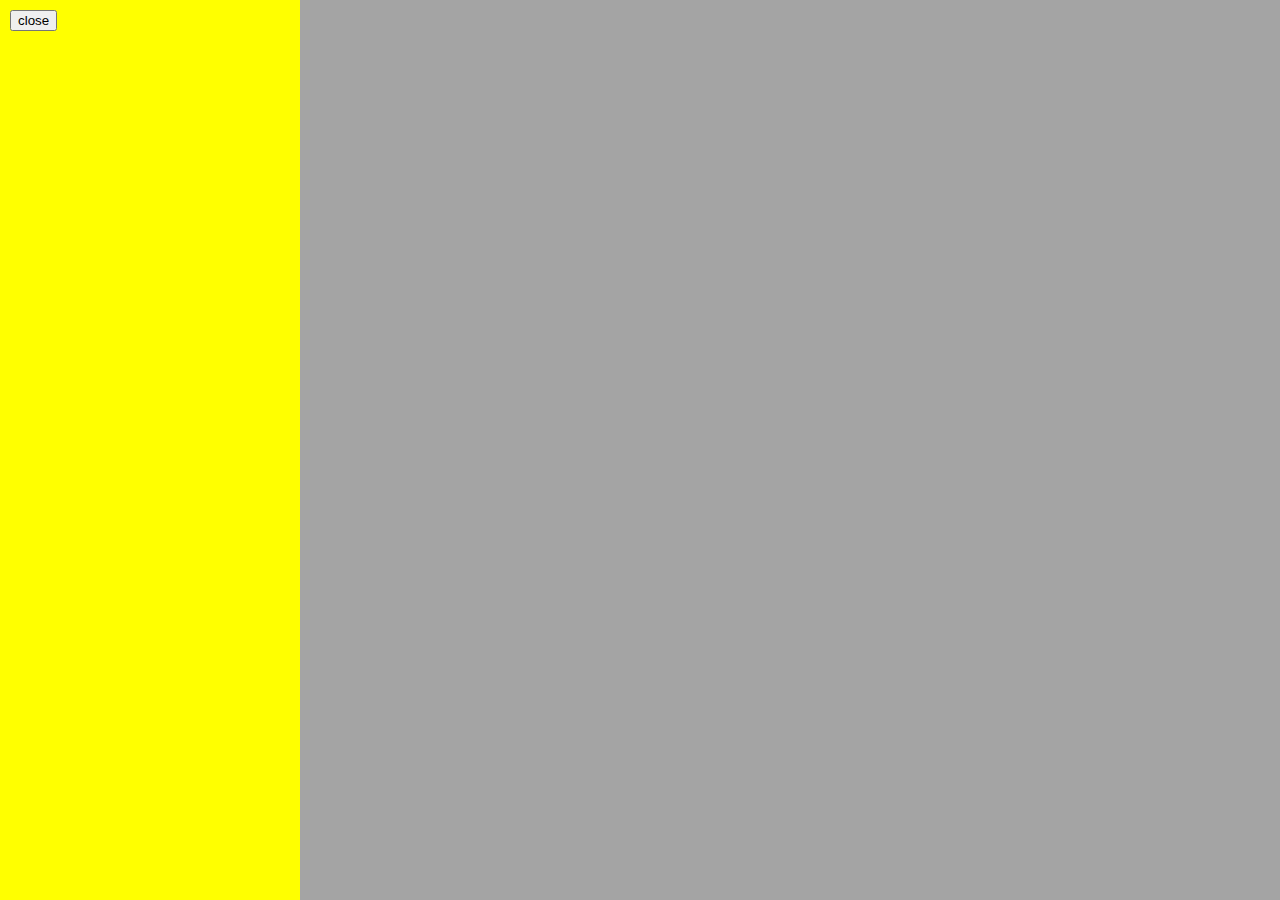
<file: drawer/index.html>
<html lang="en">
  <head>
    <meta charset="UTF-8" />
    <meta name="viewport" content="width=device-width, initial-scale=1.0" />
    <link rel="stylesheet" href="index.css" />
    <script src="index.js" defer></script>
    <title>a</title>
  </head>
  <body>
    <button class="open-button">open drawer</button>

    <div class="drawer-container">
      <button class="close-button">close</button>
    </div>
  </body>
</html>
</file>
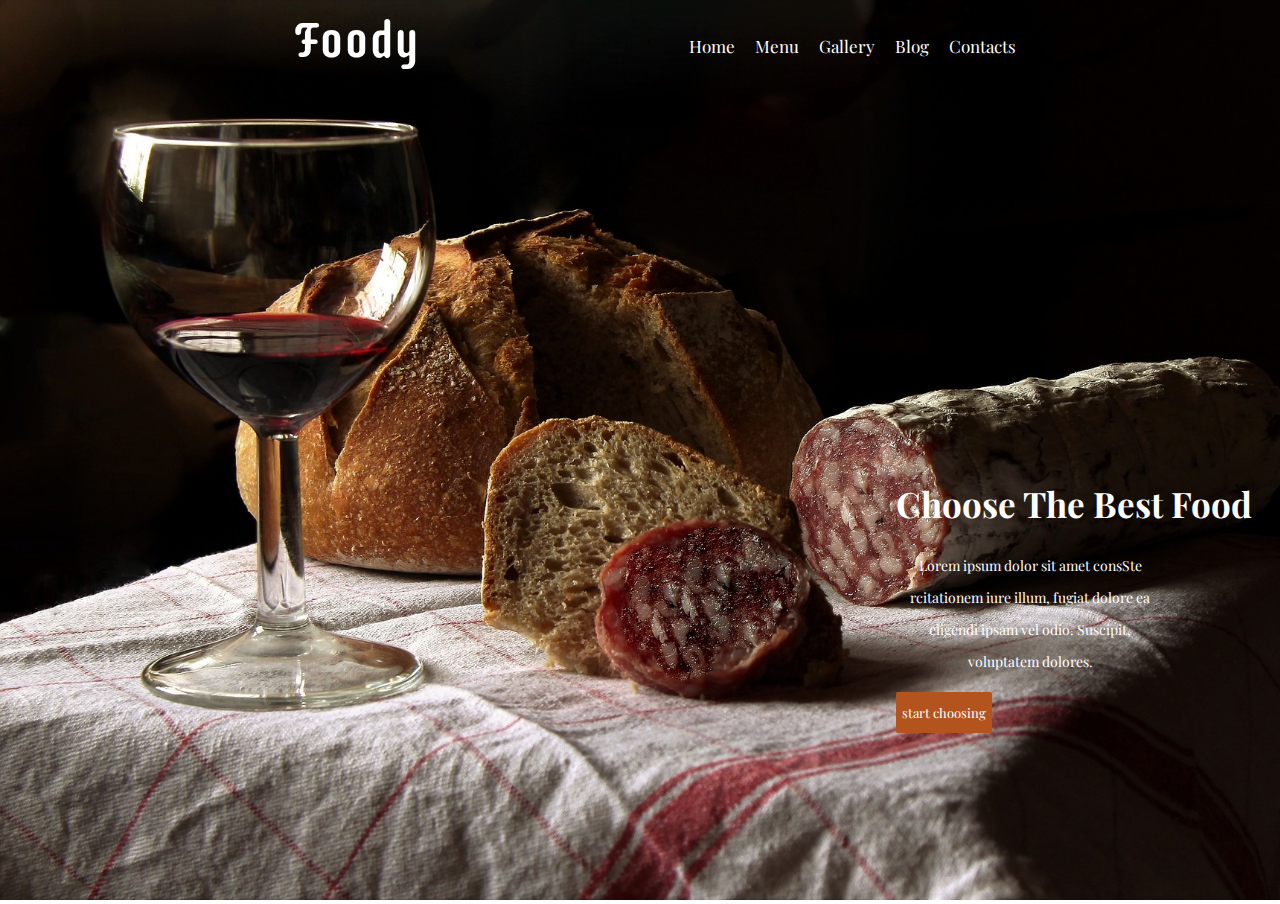
<file: home-page/index.html>
<!DOCTYPE html>
<html lang="en">
<head>
    <meta charset="UTF-8">
    <meta http-equiv="X-UA-Compatible" content="IE=edge">
    <meta name="viewport" content="width=device-width, initial-scale=1.0">
    <link rel="stylesheet" href="scss/index.css">
    <script src="js/index.js"></script>
    <link rel="stylesheet" href="https://fonts.googleapis.com/icon?family=Material+Icons">

    <title>Document</title>
</head>
<body>
    <div class="main">
        <img src="img/wine2.jpg" alt="">

        <div class="navigation">
            <div class="brand">
                <span >Foody</span>
            </div>

            <div class="menu">
                <ul class="menu-options">
                    <li>Home</li>
                    <li>Menu</li>
                    <li>Gallery</li>
                    <li>Blog</li>
                    <li>Contacts</li>
                </ul>
            </div>
            <span class="material-icons menu-icon" onclick="menuIcon()">menu</span>
        </div>

        <div class="main-side">
            <h1>Choose The Best Food</h1>
            <p>Lorem ipsum dolor sit amet consSte rcitationem iure illum, fugiat dolore ea eligendi ipsam vel odio. Suscipit, voluptatem dolores.</p>
            <div class="button">start choosing</div>
        </div>

        <div class="mobile-background">
            <div class="mobile-menu">
                <ul class="menu-options">
                    <li>Home</li>
                    <li>Menu</li>
                    <li>Gallery</li>
                    <li>Blog</li>
                    <li>Contacts</li>
                </ul>
            </div>
        </div>
    </div>
</body>
</html>
</file>
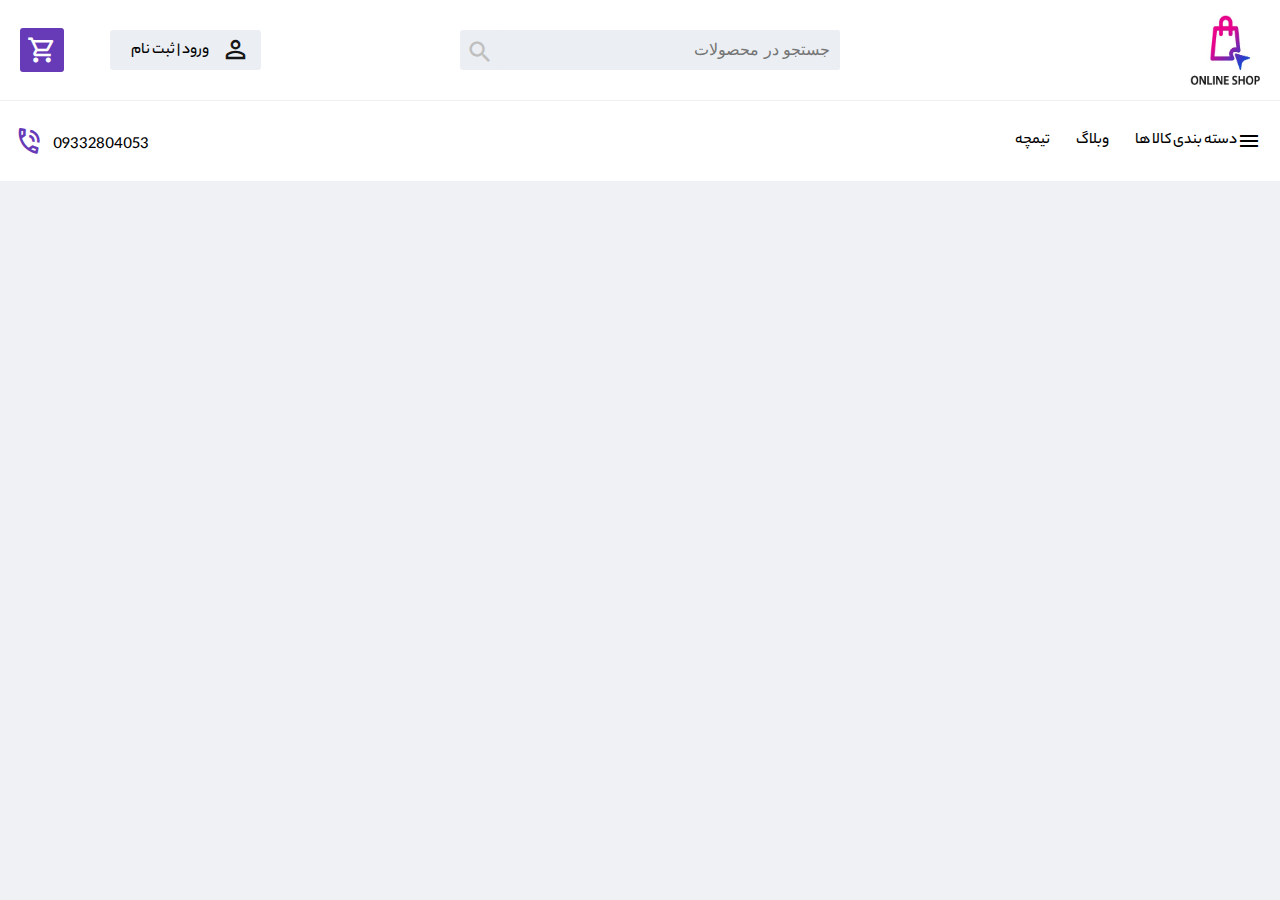
<file: timcheh-template/index.html>
<!DOCTYPE html>
<html lang="en">
<head>
    <meta charset="UTF-8">
    <title>تیمچه | حسن وجدی</title>
    <link href="https://fonts.googleapis.com/css?family=Material+Icons|Material+Icons+Outlined|Material+Icons+Two+Tone|Material+Icons+Round|Material+Icons+Sharp" rel="stylesheet">    <link rel="stylesheet" href="css/index.css">
</head>
<body>
    <div class="header-navbar-container">
        <div class="header">
            <img src="image/shop-logo.jpg" alt="" class="header-icon">
            
            <div class="search-box">
                <input type="text" placeholder="جستجو در محصولات" class="search-input">
                <span class="material-icons-outlined search-icon">search</span>
            </div>
           
            <div class="login-signup">
                <span class="material-icons login-signup-icon">person_outline</span>
                <span class="login-signup-text">ورود | ثبت نام</span>
            </div>
          
            <div class="cart">
                <span class="material-icons-outlined cart-icon">shopping_cart</span>
            </div>
        </div>
            

        <div class="navbar">
            <div class="products-category">
                <span class="material-icons-outlined category-icon">menu</span>
                <span>دسته بندی کالا ها</span>
            </div>

            <span>وبلاگ</span>
            <span>تیمچه</span>

            <div class="phone-number">
                <span class="material-icons-outlined call-icon">phone_in_talk</span>
                <span class="phone-number-text">09332804053</span>
            </div>
        </div>
    </div>
</body>
</html>
</file>
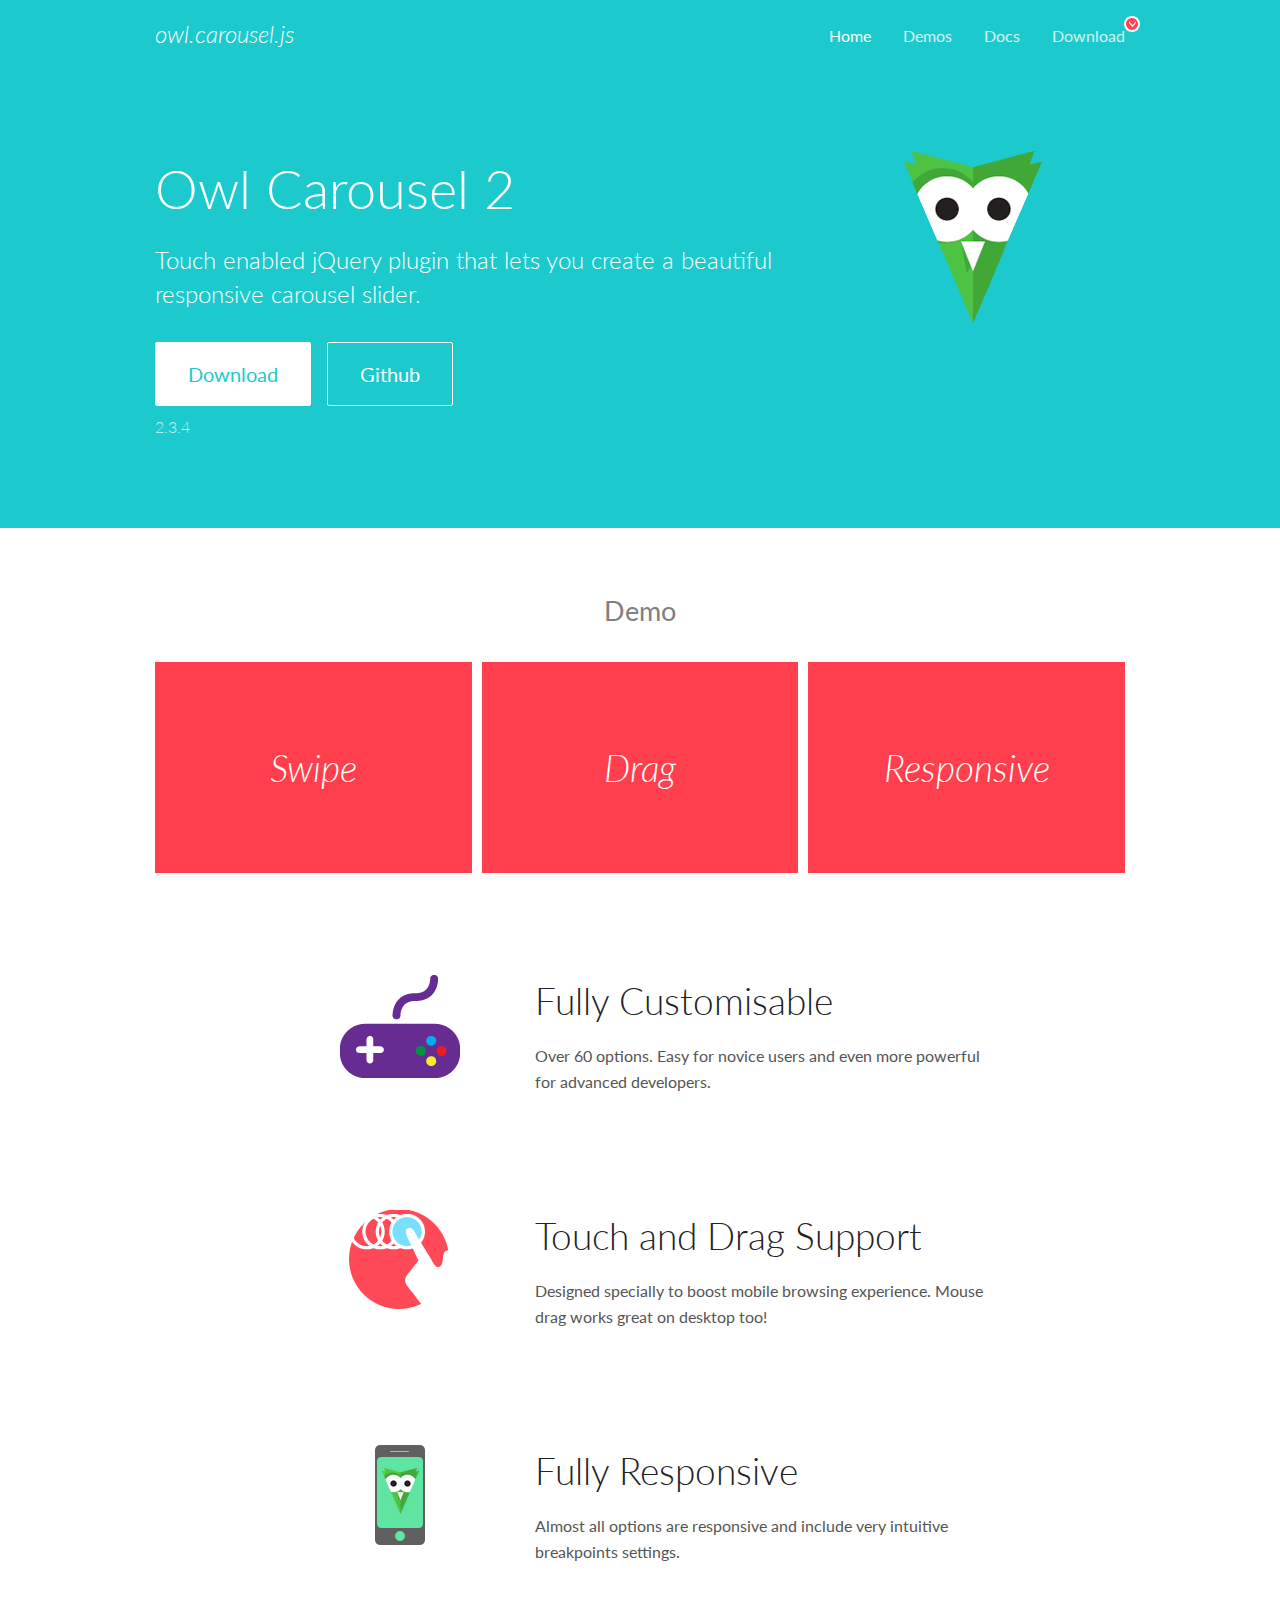
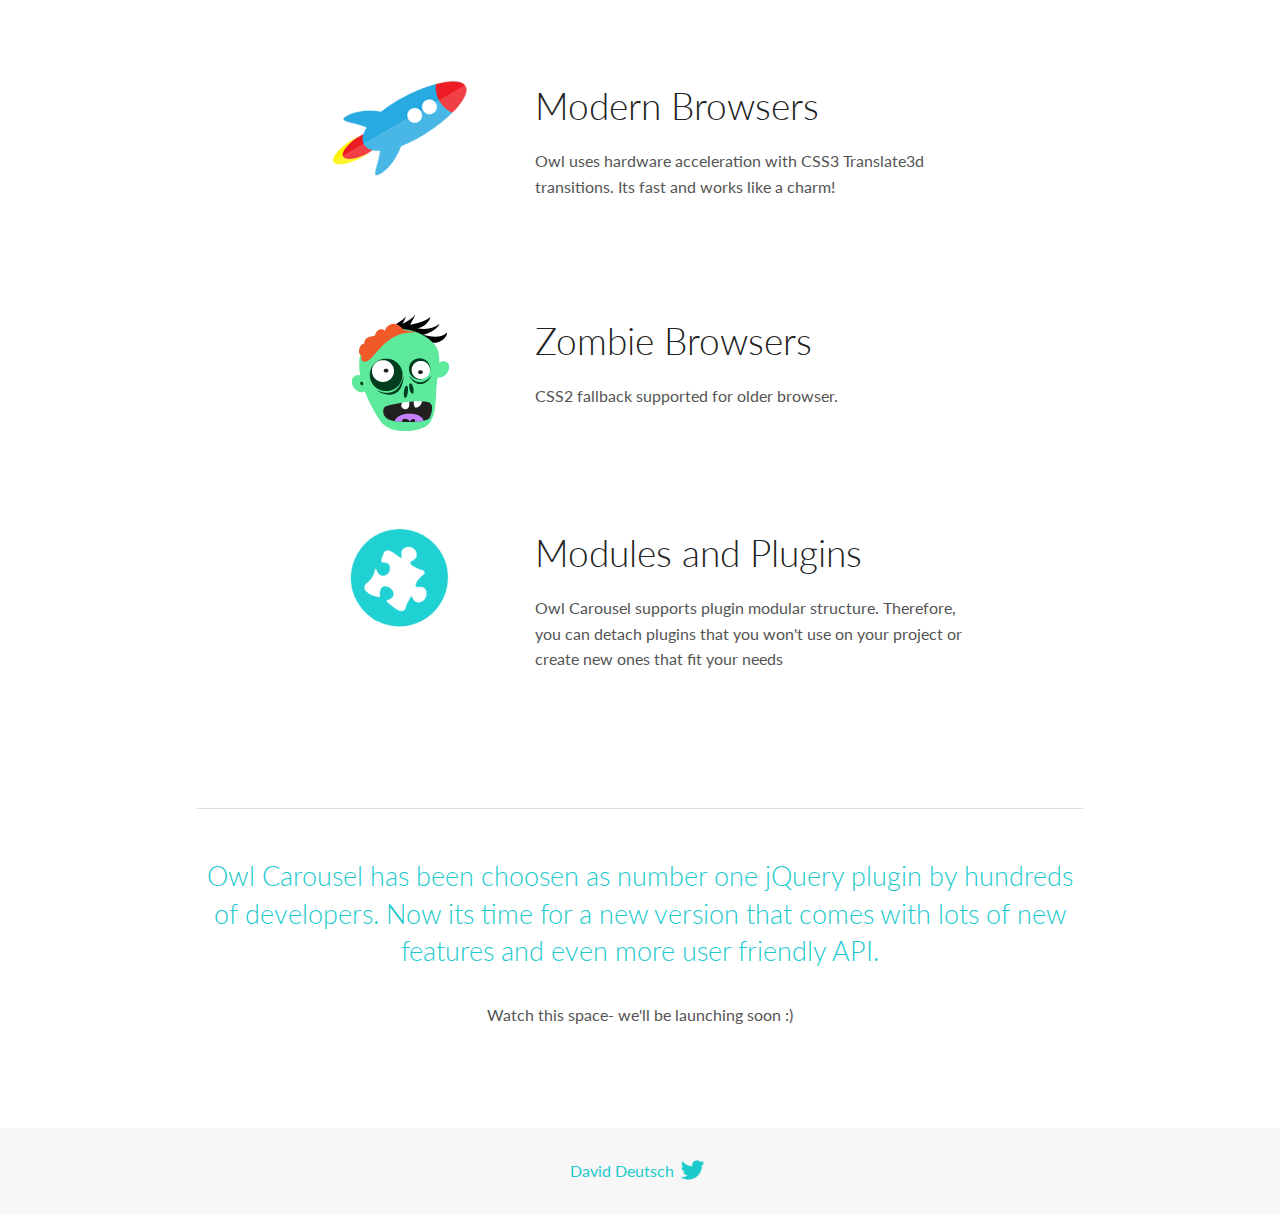
<file: timcheh-template/OwlCarousel2-2.3.4/docs/index.html>
<!DOCTYPE html>
<html lang="en">
  <head>

    <!-- head -->
    <meta charset="utf-8">
    <meta name="msapplication-tap-highlight" content="no" />
    <meta name="viewport" content="width=device-width, initial-scale=1.0" />
    <meta name="description" content="Touch enabled jQuery plugin that lets you create beautiful responsive carousel slider.">
    <meta name="author" content="David Deutsch">
    <title>
      Home | Owl Carousel | 2.3.4
    </title>

    <!-- Stylesheets -->
    <link href='https://fonts.googleapis.com/css?family=Lato:300,400,700,400italic,300italic' rel='stylesheet' type='text/css'>
    <link rel="stylesheet" href="assets/css/docs.theme.min.css">

    <!-- Owl Stylesheets -->
    <link rel="stylesheet" href="assets/owlcarousel/assets/owl.carousel.min.css">
    <link rel="stylesheet" href="assets/owlcarousel/assets/owl.theme.default.min.css">

    <!-- HTML5 shim and Respond.js IE8 support of HTML5 elements and media queries -->

    <!--[if lt IE 9]>
      <script src="https://oss.maxcdn.com/libs/html5shiv/3.7.0/html5shiv.js"></script>
      <script src="https://oss.maxcdn.com/libs/respond.js/1.3.0/respond.min.js"></script>
    <![endif]-->

    <!-- Favicons -->
    <link rel="apple-touch-icon-precomposed" sizes="144x144" href="assets/ico/apple-touch-icon-144-precomposed.png">
    <link rel="shortcut icon" href="assets/ico/favicon.png">
    <link rel="shortcut icon" href="favicon.ico">

    <!-- Yeah i know js should not be in header. Its required for demos.-->

    <!-- javascript -->
    <script src="assets/vendors/jquery.min.js"></script>
    <script src="assets/owlcarousel/owl.carousel.js"></script>
  </head>
  <body>

    <!-- header -->
    <header class="header">
      <div class="row">
        <div class="large-12 columns">
          <div class="brand left">
            <h3>
              <a href="/OwlCarousel2/">owl.carousel.js</a> 
            </h3>
          </div>
          <a id="toggle-nav" class="right">
            <span></span> <span></span> <span></span> 
          </a> 
          <div class="nav-bar">
            <ul class="clearfix">
              <li class="active">
                <a href="/OwlCarousel2/index.html">Home</a> 
              </li>
              <li> <a href="/OwlCarousel2/demos/demos.html">Demos</a>  </li>
              <li> <a href="/OwlCarousel2/docs/started-welcome.html">Docs</a>  </li>
              <li>
                <a href="https://github.com/OwlCarousel2/OwlCarousel2/archive/2.3.4.zip">Download</a> 
                <span class="download"></span> 
              </li>
            </ul>
          </div>
        </div>
      </div>
    </header>

    <!-- home panel -->
    <section id="hero">
      <div class="row">
        <div class="large-8 medium-8 columns">
          <h1>Owl Carousel 2</h1>
          <h4>Touch enabled jQuery plugin that lets you create a beautiful responsive carousel slider.</h4>
          <a href="https://github.com/OwlCarousel2/OwlCarousel2/archive/2.3.4.zip" class="hero-button">Download</a> 
          <a href="https://github.com/OwlCarousel2/OwlCarousel2" class="hero-button outline">Github</a> 
          <p>2.3.4</p>
        </div>
        <div class="large-4 medium-4 columns">
          <img class="owl-logo" src="assets/img/owl-logo.png" alt="mr. Owl">
        </div>
      </div>
    </section>

    <!-- body -->
    <div class="home-demo">
      <div class="row">
        <div class="large-12 columns">
          <h3>Demo</h3>
          <div class="owl-carousel">
            <div class="item">
              <h2>Swipe</h2>
            </div>
            <div class="item">
              <h2>Drag</h2>
            </div>
            <div class="item">
              <h2>Responsive</h2>
            </div>
            <div class="item">
              <h2>CSS3</h2>
            </div>
            <div class="item">
              <h2>Fast</h2>
            </div>
            <div class="item">
              <h2>Easy</h2>
            </div>
            <div class="item">
              <h2>Free</h2>
            </div>
            <div class="item">
              <h2>Upgradable</h2>
            </div>
            <div class="item">
              <h2>Tons of options</h2>
            </div>
            <div class="item">
              <h2>Infinity</h2>
            </div>
            <div class="item">
              <h2>Auto Width</h2>
            </div>
          </div>
        </div>
      </div>
    </div>
    <script>
      var owl = $('.owl-carousel');
      owl.owlCarousel({
        margin: 10,
        loop: true,
        responsive: {
          0: {
            items: 1
          },
          600: {
            items: 2
          },
          1000: {
            items: 3
          }
        }
      })
    </script>

    <!-- features -->
    <div id="features">
      <div class="row">
        <div class="small-12 medium-9 small-centered columns">
          <section class="row feature">
            <div class="medium-4 small-12 columns">
              <img src="assets/img/feature-options.png" alt="">
            </div>
            <div class="medium-8 small-12 columns">
              <h2>Fully Customisable</h2>
              <p>Over 60 options. Easy for novice users and even more powerful for advanced developers.</p>
            </div>
          </section>
          <section class="row feature">
            <div class="medium-4 small-12 columns">
              <img src="assets/img/feature-drag.png" alt="">
            </div>
            <div class="medium-8 small-12 columns">
              <h2>Touch and Drag Support</h2>
              <p>Designed specially to boost mobile browsing experience. Mouse drag works great on desktop too!</p>
            </div>
          </section>
          <section class="row feature">
            <div class="medium-4 small-12 columns">
              <img src="assets/img/feature-responsive.png" alt="">
            </div>
            <div class="medium-8 small-12 columns">
              <h2>Fully Responsive</h2>
              <p>Almost all options are responsive and include very intuitive breakpoints settings.</p>
            </div>
          </section>
          <section class="row feature">
            <div class="medium-4 small-12 columns">
              <img src="assets/img/feature-modern.png" alt="">
            </div>
            <div class="medium-8 small-12 columns">
              <h2>Modern Browsers</h2>
              <p>Owl uses hardware acceleration with CSS3 Translate3d transitions. Its fast and works like a charm! </p>
            </div>
          </section>
          <section class="row feature">
            <div class="medium-4 small-12 columns">
              <img src="assets/img/feature-zombie.png" alt="">
            </div>
            <div class="medium-8 small-12 columns">
              <h2>Zombie Browsers</h2>
              <p>CSS2 fallback supported for older browser.</p>
            </div>
          </section>
          <section class="row feature">
            <div class="medium-4 small-12 columns">
              <img src="assets/img/feature-module.png" alt="">
            </div>
            <div class="medium-8 small-12 columns">
              <h2>Modules and Plugins</h2>
              <p>Owl Carousel supports plugin modular structure. Therefore, you can detach plugins that you won&#x27;t use on your project or create new ones that fit your needs</p>
            </div>
          </section>
        </div>
      </div>
    </div>

    <!-- footer -->
    <section id="teaser-text">
      <div class="row">
        <div class="small-12 medium-11 small-centered columns">
          <hr>
          <h3 id="owl-carousel-has-been-choosen-as-number-one-jquery-plugin-by-hundreds-of-developers-now-its-time-for-a-new-version-that-comes-with-lots-of-new-features-and-even-more-user-friendly-api-">Owl Carousel has been choosen as number one jQuery plugin by hundreds of developers. Now its time for a new version that comes with lots of new features and even more user friendly API.</h3>
          <p>Watch this space- we&#39;ll be launching soon :)</p>
        </div>
      </div>
    </section>

    <!-- footer -->
    <footer class="footer">
      <div class="row">
        <div class="large-12 columns">
          <h5>
            <a href="/OwlCarousel2/docs/support-contact.html">David Deutsch</a> 
            <a id="custom-tweet-button" href="https://twitter.com/share?url=https://github.com/OwlCarousel2/OwlCarousel2&text=Owl Carousel - This is so awesome! " target="_blank"></a> 
          </h5>
        </div>
      </div>
    </footer>

    <!-- vendors -->
    <script src="assets/vendors/highlight.js"></script>
    <script src="assets/js/app.js"></script>
  </body>
</html>
</file>
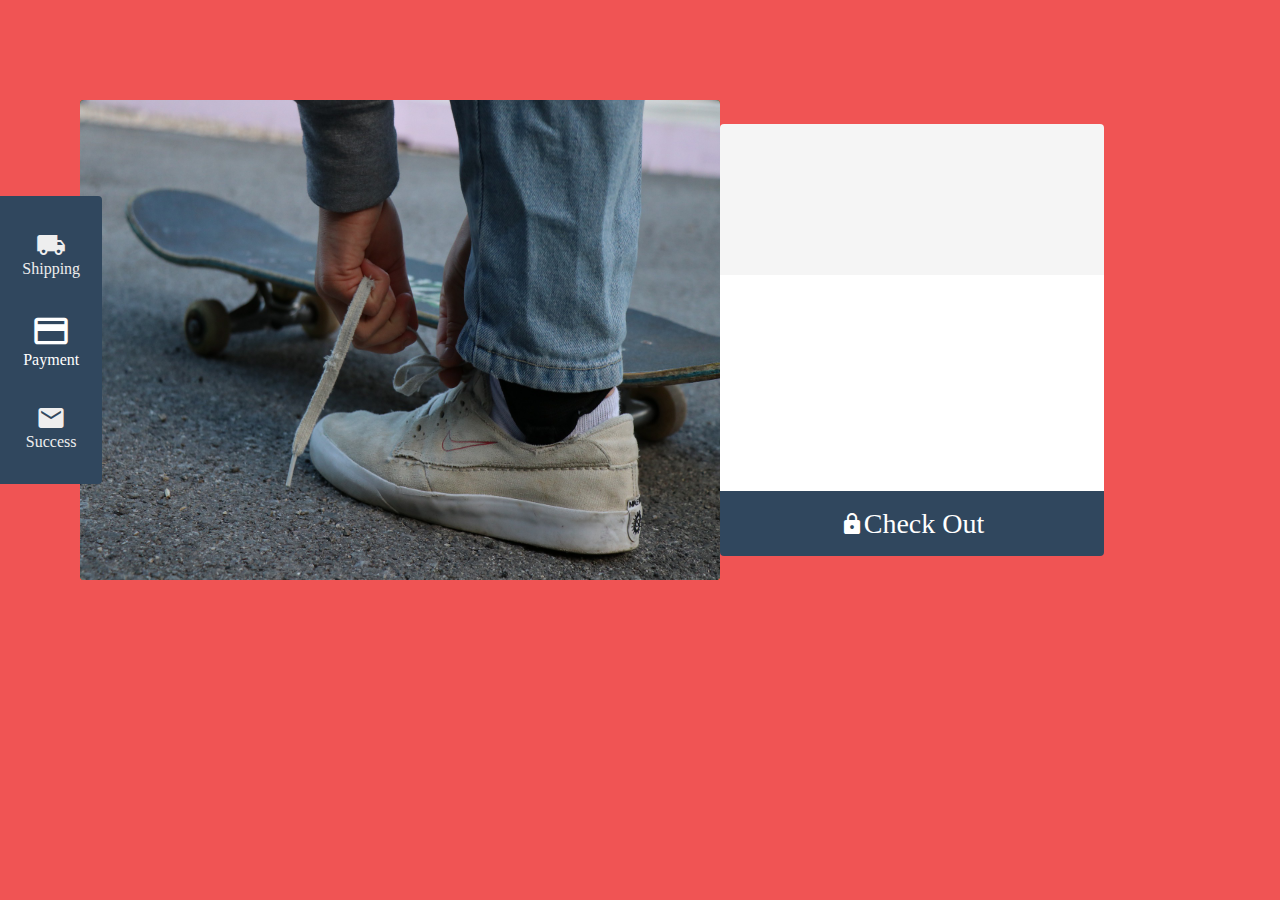
<file: credit-card/credit.html>
<!DOCTYPE html>
<html lang="en" dir="ltr">
    <head>
        <meta charset="utf-8">
        <title></title>
        <link rel="stylesheet" href="scss/index.css">
        <link rel="stylesheet" href="https://fonts.googleapis.com/icon?family=Material+Icons">
    </head>
    <body>
        <div class="container">
            <div class="navbar">
                <div class="icon-text" >
                    <span class="material-icons icons" style="color :#eeeeee; font-size : 30px">local_shipping</span>
                    <span class="icon-text" style="color:#eeeeee">Shipping</span>
                </div>
               
                <div class="icon-text">
                    <span class="material-icons icons">credit_card </span>
                    <span class="icon-text">Payment</span>
                </div>

               
                <div class="icon-text" >
                    <span class="material-icons  icons" style="color :#eeeeee; font-size : 30px">email</span>
                    <span class="icon-text" style="color:#eeeeee">Success</span>
                </div>

                
            </div>

            <div class="product">
                <img src="img/shoes.jpg" alt="" style="width : 100%; height : 100%; border-radius: 4px;">
            </div>

            <div class="detail">
                <div class="header">

                </div>

                <div class="main">

                </div>

                <div class="footer">
                    <span class="material-icons icons">
                        lock
                        </span>
                    <span class="footer-text">Check Out</span>
                </div>
            </div>
        </div>
    </body>
</html>
</file>
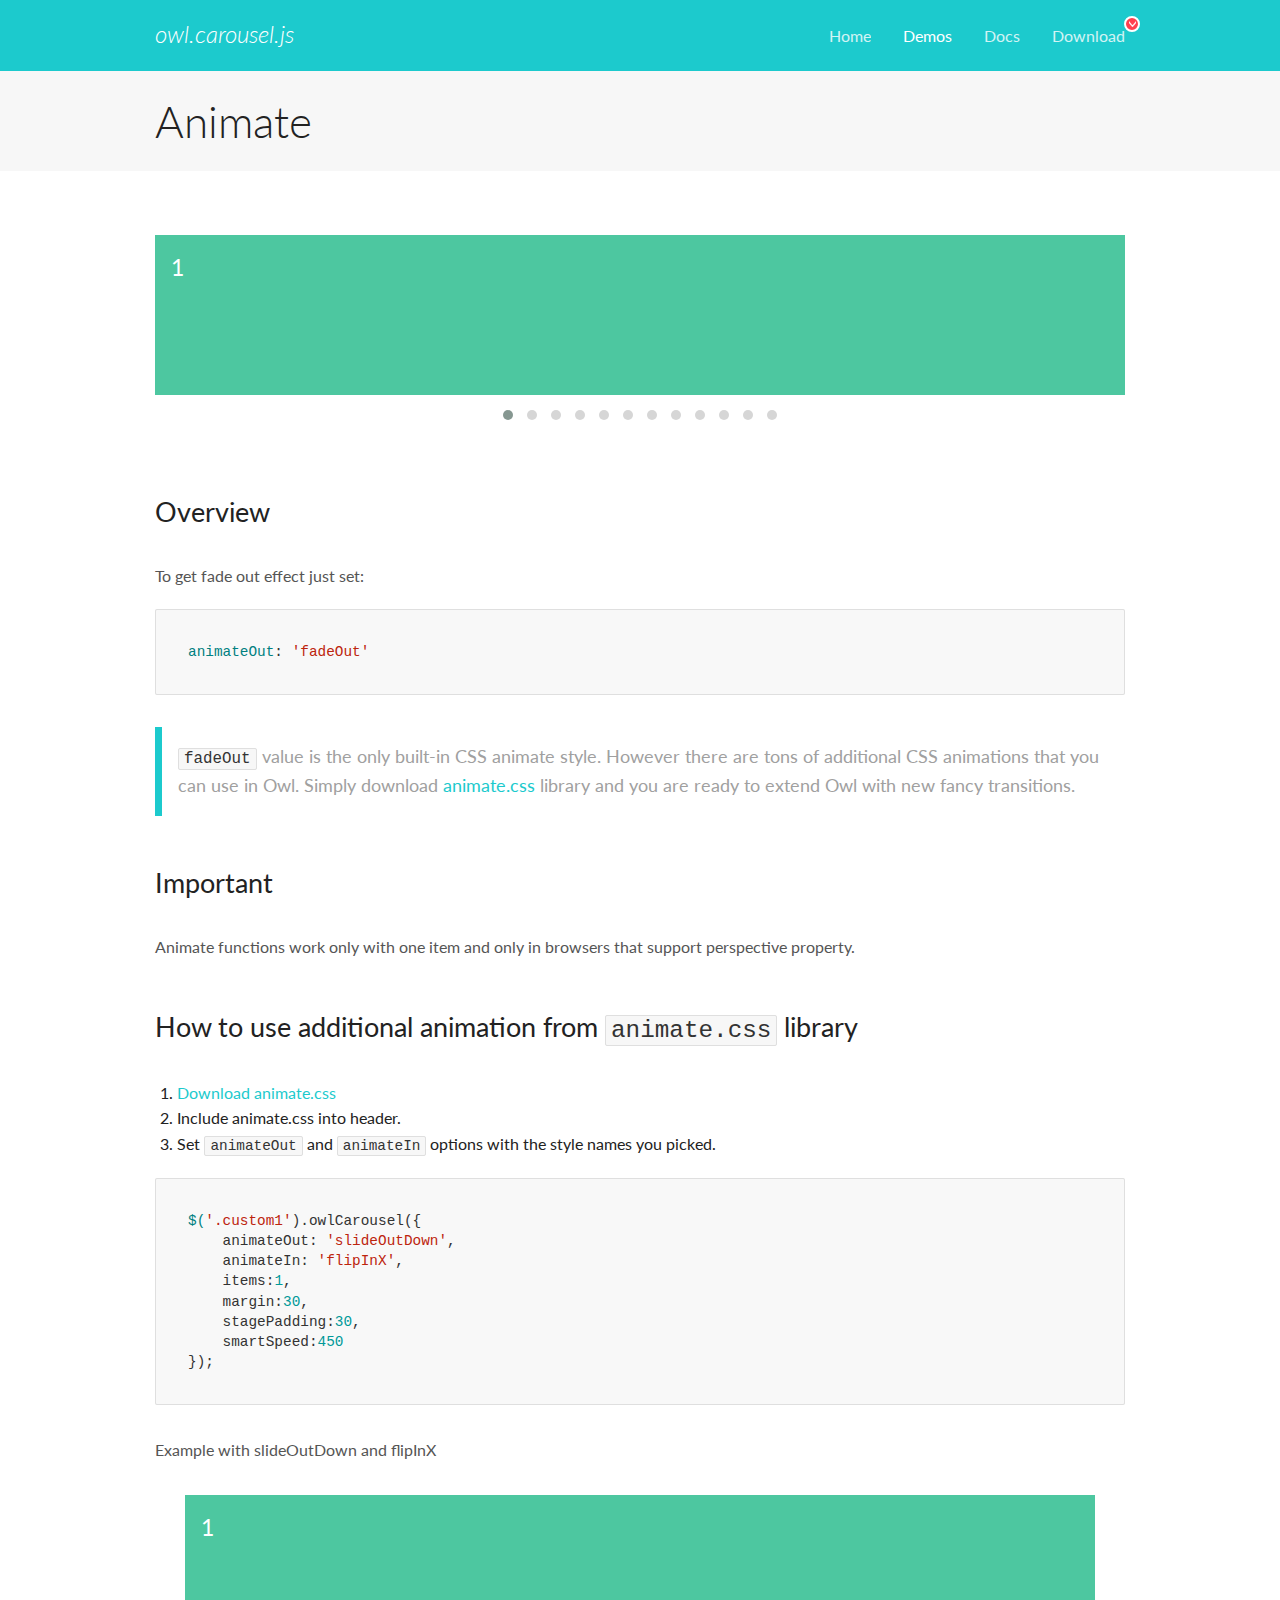
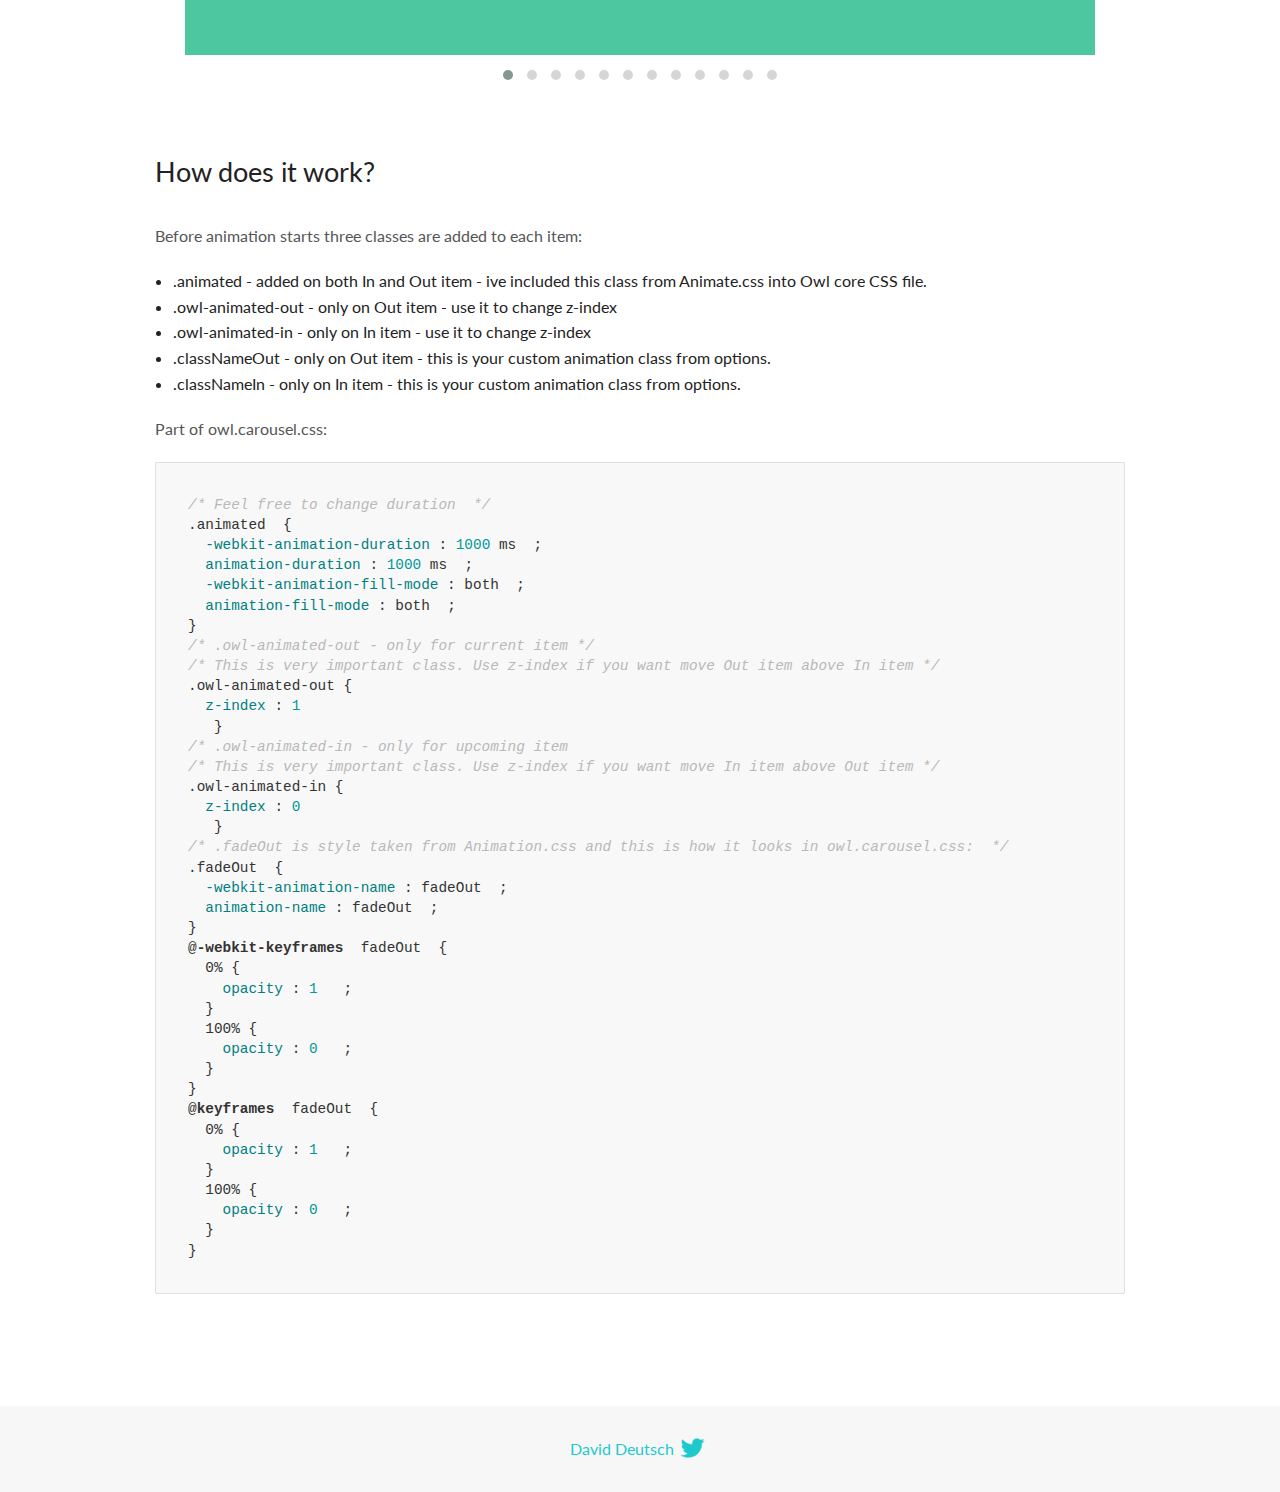
<file: timcheh-template/OwlCarousel2-2.3.4/docs/demos/animate.html>
<!DOCTYPE html>
<html lang="en">
  <head>

    <!-- head -->
    <meta charset="utf-8">
    <meta name="msapplication-tap-highlight" content="no" />
    <meta name="viewport" content="width=device-width, initial-scale=1.0" />
    <meta name="description" content="Animate carousel">
    <meta name="author" content="David Deutsch">
    <title>
      Animate Demo | Owl Carousel | 2.3.4
    </title>

    <!-- Stylesheets -->
    <link href='https://fonts.googleapis.com/css?family=Lato:300,400,700,400italic,300italic' rel='stylesheet' type='text/css'>
    <link rel="stylesheet" href="../assets/css/docs.theme.min.css">

    <!-- Owl Stylesheets -->
    <link rel="stylesheet" href="../assets/owlcarousel/assets/owl.carousel.min.css">
    <link rel="stylesheet" href="../assets/owlcarousel/assets/owl.theme.default.min.css">

    <!-- HTML5 shim and Respond.js IE8 support of HTML5 elements and media queries -->

    <!--[if lt IE 9]>
      <script src="https://oss.maxcdn.com/libs/html5shiv/3.7.0/html5shiv.js"></script>
      <script src="https://oss.maxcdn.com/libs/respond.js/1.3.0/respond.min.js"></script>
    <![endif]-->

    <!-- Favicons -->
    <link rel="apple-touch-icon-precomposed" sizes="144x144" href="../assets/ico/apple-touch-icon-144-precomposed.png">
    <link rel="shortcut icon" href="../assets/ico/favicon.png">
    <link rel="shortcut icon" href="favicon.ico">

    <!-- Yeah i know js should not be in header. Its required for demos.-->

    <!-- javascript -->
    <script src="../assets/vendors/jquery.min.js"></script>
    <script src="../assets/owlcarousel/owl.carousel.js"></script>
  </head>
  <body>

    <!-- header -->
    <header class="header">
      <div class="row">
        <div class="large-12 columns">
          <div class="brand left">
            <h3>
              <a href="/OwlCarousel2/">owl.carousel.js</a> 
            </h3>
          </div>
          <a id="toggle-nav" class="right">
            <span></span> <span></span> <span></span> 
          </a> 
          <div class="nav-bar">
            <ul class="clearfix">
              <li> <a href="/OwlCarousel2/index.html">Home</a>  </li>
              <li class="active">
                <a href="/OwlCarousel2/demos/demos.html">Demos</a> 
              </li>
              <li> <a href="/OwlCarousel2/docs/started-welcome.html">Docs</a>  </li>
              <li>
                <a href="https://github.com/OwlCarousel2/OwlCarousel2/archive/2.3.4.zip">Download</a> 
                <span class="download"></span> 
              </li>
            </ul>
          </div>
        </div>
      </div>
    </header>

    <!-- title -->
    <section class="title">
      <div class="row">
        <div class="large-12 columns">
          <h1>Animate</h1>
        </div>
      </div>
    </section>

    <!--  Demos -->
    <section id="demos">
      <div class="row">
        <div class="large-12 columns">
          <div class="fadeOut owl-carousel owl-theme">
            <div class="item">
              <h4>1</h4>
            </div>
            <div class="item">
              <h4>2</h4>
            </div>
            <div class="item">
              <h4>3</h4>
            </div>
            <div class="item">
              <h4>4</h4>
            </div>
            <div class="item">
              <h4>5</h4>
            </div>
            <div class="item">
              <h4>6</h4>
            </div>
            <div class="item">
              <h4>7</h4>
            </div>
            <div class="item">
              <h4>8</h4>
            </div>
            <div class="item">
              <h4>9</h4>
            </div>
            <div class="item">
              <h4>10</h4>
            </div>
            <div class="item">
              <h4>11</h4>
            </div>
            <div class="item">
              <h4>12</h4>
            </div>
          </div>
          <h3 id="overview">Overview</h3>
          <p>To get fade out effect just set:</p>
          <pre><code>animateOut: &#39;fadeOut&#39;</code></pre>
          <blockquote>
            <p><code>fadeOut</code> value is the only built-in CSS animate style. However there are tons of additional CSS animations that you can use in Owl. Simply download
              <a href="https://daneden.github.io/animate.css/">animate.css</a>  library and you are ready to extend Owl with new fancy transitions.</p>
          </blockquote>
          <h3 id="important">Important</h3>
          <p>Animate functions work only with one item and only in browsers that support perspective property.</p>
          <h3 id="how-to-use-additional-animation-from-animate-css-library">How to use additional animation from <code>animate.css</code> library</h3>
          <ol>
            <li> <a href="https://daneden.github.io/animate.css/">Download animate.css</a>  </li>
            <li>Include animate.css into header.</li>
            <li>Set <code>animateOut</code> and <code>animateIn</code> options with the style names you picked.</li>
          </ol>
          <pre><code>$(&#39;.custom1&#39;).owlCarousel({
    animateOut: &#39;slideOutDown&#39;,
    animateIn: &#39;flipInX&#39;,
    items:1,
    margin:30,
    stagePadding:30,
    smartSpeed:450
});</code></pre>
          <p>Example with slideOutDown and flipInX</p>
          <div class="custom1 owl-carousel owl-theme">
            <div class="item">
              <h4>1</h4>
            </div>
            <div class="item">
              <h4>2</h4>
            </div>
            <div class="item">
              <h4>3</h4>
            </div>
            <div class="item">
              <h4>4</h4>
            </div>
            <div class="item">
              <h4>5</h4>
            </div>
            <div class="item">
              <h4>6</h4>
            </div>
            <div class="item">
              <h4>7</h4>
            </div>
            <div class="item">
              <h4>8</h4>
            </div>
            <div class="item">
              <h4>9</h4>
            </div>
            <div class="item">
              <h4>10</h4>
            </div>
            <div class="item">
              <h4>11</h4>
            </div>
            <div class="item">
              <h4>12</h4>
            </div>
          </div>
          <h3 id="how-does-it-work-">How does it work?</h3>
          <p>Before animation starts three classes are added to each item:</p>
          <ul>
            <li>.animated - added on both In and Out item - ive included this class from Animate.css into Owl core CSS file.</li>
            <li>.owl-animated-out - only on Out item - use it to change z-index</li>
            <li>.owl-animated-in - only on In item - use it to change z-index</li>
            <li>.classNameOut - only on Out item - this is your custom animation class from options.</li>
            <li>.classNameIn - only on In item - this is your custom animation class from options.</li>
          </ul>
          <p>Part of owl.carousel.css:</p>
          <pre><code class="language-css"><span class="comment">/* Feel free to change duration  */</span> 
<span class="class">.animated</span>  <span class="rules">{
  <span class="rule"><span class="attribute">-webkit-animation-duration</span> :<span class="value"> <span class="number">1000</span> ms</span> </span> ;
  <span class="rule"><span class="attribute">animation-duration</span> :<span class="value"> <span class="number">1000</span> ms</span> </span> ;
  <span class="rule"><span class="attribute">-webkit-animation-fill-mode</span> :<span class="value"> both</span> </span> ;
  <span class="rule"><span class="attribute">animation-fill-mode</span> :<span class="value"> both</span> </span> ;
<span class="rule">}</span> </span> 
<span class="comment">/* .owl-animated-out - only for current item */</span> 
<span class="comment">/* This is very important class. Use z-index if you want move Out item above In item */</span> 
<span class="class">.owl-animated-out</span> <span class="rules">{
  <span class="rule"><span class="attribute">z-index</span> :<span class="value"> <span class="number">1</span> 
</span> </span> </span> }
<span class="comment">/* .owl-animated-in - only for upcoming item
/* This is very important class. Use z-index if you want move In item above Out item */</span> 
<span class="class">.owl-animated-in</span> <span class="rules">{
  <span class="rule"><span class="attribute">z-index</span> :<span class="value"> <span class="number">0</span> 
</span> </span> </span> }
<span class="comment">/* .fadeOut is style taken from Animation.css and this is how it looks in owl.carousel.css:  */</span> 
<span class="class">.fadeOut</span>  <span class="rules">{
  <span class="rule"><span class="attribute">-webkit-animation-name</span> :<span class="value"> fadeOut</span> </span> ;
  <span class="rule"><span class="attribute">animation-name</span> :<span class="value"> fadeOut</span> </span> ;
<span class="rule">}</span> </span> 
<span class="at_rule">@<span class="keyword">-webkit-keyframes</span>  fadeOut </span> {
  0% <span class="rules">{
    <span class="rule"><span class="attribute">opacity</span> :<span class="value"> <span class="number">1</span> </span> </span> ;
  <span class="rule">}</span> </span> 
  100% <span class="rules">{
    <span class="rule"><span class="attribute">opacity</span> :<span class="value"> <span class="number">0</span> </span> </span> ;
  <span class="rule">}</span> </span> 
}
<span class="at_rule">@<span class="keyword">keyframes</span>  fadeOut </span> {
  0% <span class="rules">{
    <span class="rule"><span class="attribute">opacity</span> :<span class="value"> <span class="number">1</span> </span> </span> ;
  <span class="rule">}</span> </span> 
  100% <span class="rules">{
    <span class="rule"><span class="attribute">opacity</span> :<span class="value"> <span class="number">0</span> </span> </span> ;
  <span class="rule">}</span> </span> 
}</code></pre>
          <link rel="stylesheet" href="../assets/css/animate.css">
          <script>
            jQuery(document).ready(function($) {
              $('.fadeOut').owlCarousel({
                items: 1,
                animateOut: 'fadeOut',
                loop: true,
                margin: 10,
              });
              $('.custom1').owlCarousel({
                animateOut: 'slideOutDown',
                animateIn: 'flipInX',
                items: 1,
                margin: 30,
                stagePadding: 30,
                smartSpeed: 450
              });
            });
          </script>
        </div>
      </div>
    </section>

    <!-- footer -->
    <footer class="footer">
      <div class="row">
        <div class="large-12 columns">
          <h5>
            <a href="/OwlCarousel2/docs/support-contact.html">David Deutsch</a> 
            <a id="custom-tweet-button" href="https://twitter.com/share?url=https://github.com/OwlCarousel2/OwlCarousel2&text=Owl Carousel - This is so awesome! " target="_blank"></a> 
          </h5>
        </div>
      </div>
    </footer>

    <!-- vendors -->
    <script src="../assets/vendors/highlight.js"></script>
    <script src="../assets/js/app.js"></script>
  </body>
</html>
</file>
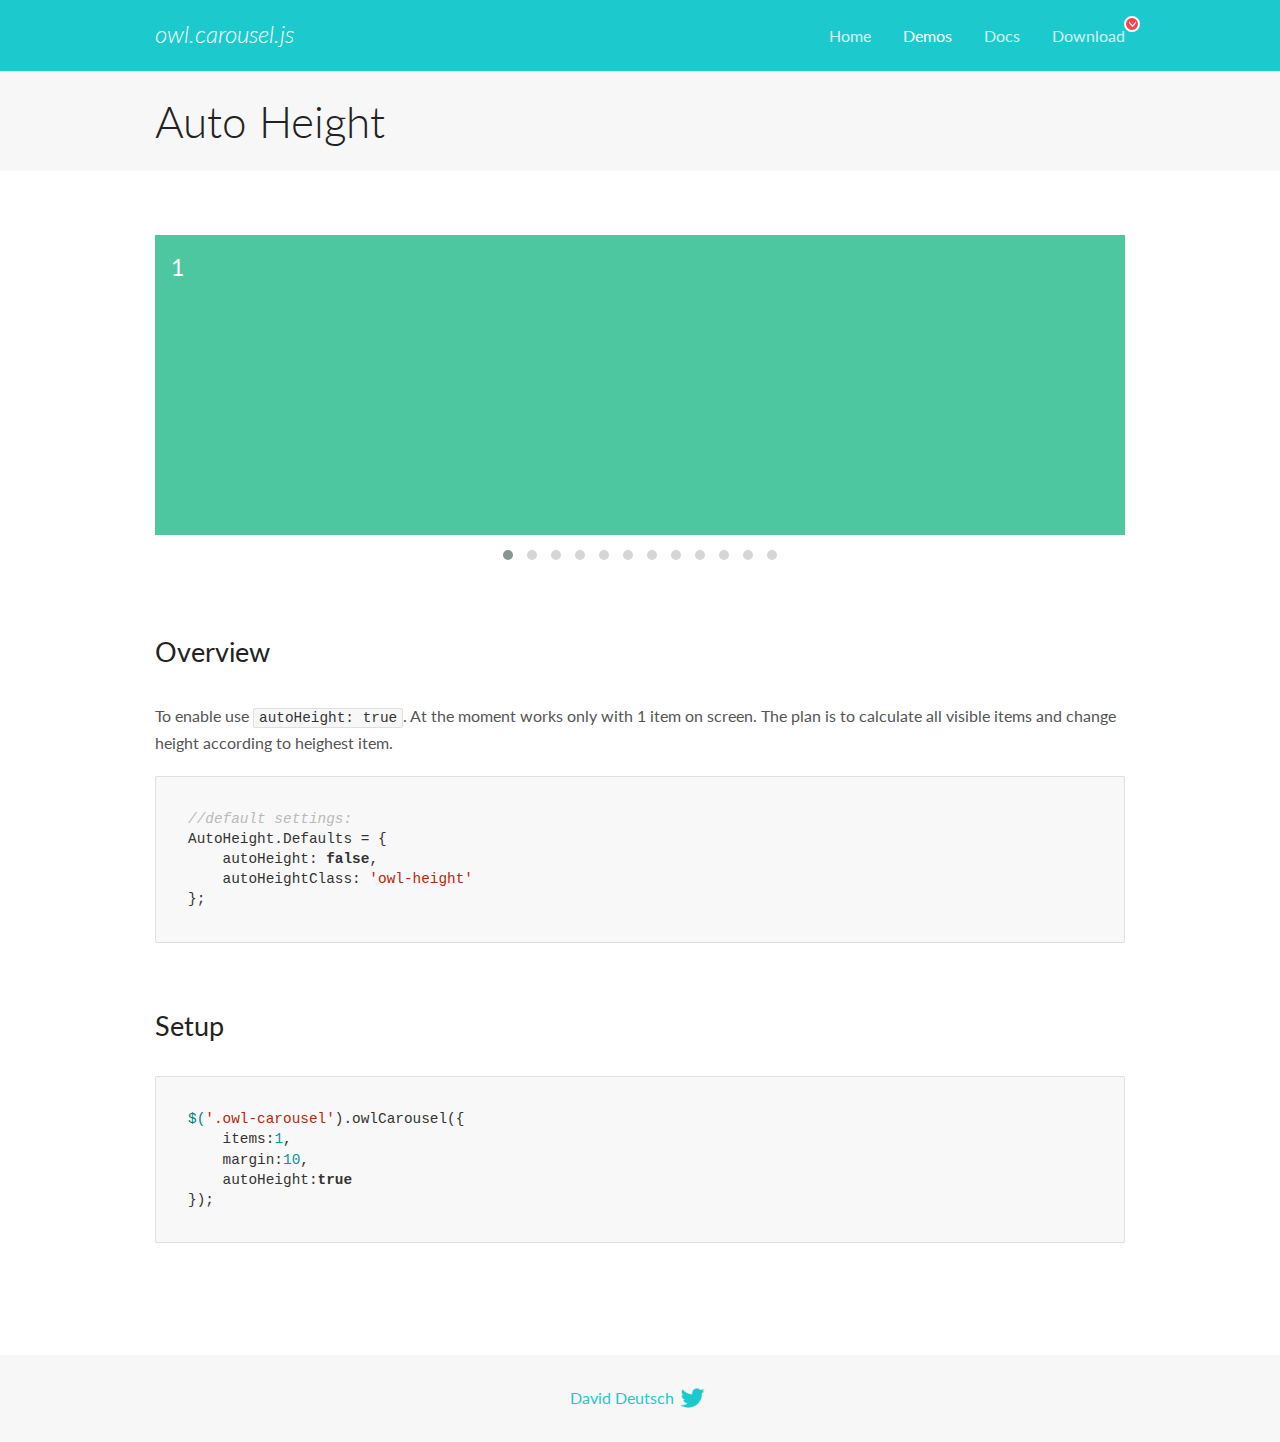
<file: timcheh-template/OwlCarousel2-2.3.4/docs/demos/autoheight.html>
<!DOCTYPE html>
<html lang="en">
  <head>

    <!-- head -->
    <meta charset="utf-8">
    <meta name="msapplication-tap-highlight" content="no" />
    <meta name="viewport" content="width=device-width, initial-scale=1.0" />
    <meta name="description" content="autoHeight usage demo">
    <meta name="author" content="David Deutsch">
    <title>
      Auto Height Demo | Owl Carousel | 2.3.4
    </title>

    <!-- Stylesheets -->
    <link href='https://fonts.googleapis.com/css?family=Lato:300,400,700,400italic,300italic' rel='stylesheet' type='text/css'>
    <link rel="stylesheet" href="../assets/css/docs.theme.min.css">

    <!-- Owl Stylesheets -->
    <link rel="stylesheet" href="../assets/owlcarousel/assets/owl.carousel.min.css">
    <link rel="stylesheet" href="../assets/owlcarousel/assets/owl.theme.default.min.css">

    <!-- HTML5 shim and Respond.js IE8 support of HTML5 elements and media queries -->

    <!--[if lt IE 9]>
      <script src="https://oss.maxcdn.com/libs/html5shiv/3.7.0/html5shiv.js"></script>
      <script src="https://oss.maxcdn.com/libs/respond.js/1.3.0/respond.min.js"></script>
    <![endif]-->

    <!-- Favicons -->
    <link rel="apple-touch-icon-precomposed" sizes="144x144" href="../assets/ico/apple-touch-icon-144-precomposed.png">
    <link rel="shortcut icon" href="../assets/ico/favicon.png">
    <link rel="shortcut icon" href="favicon.ico">

    <!-- Yeah i know js should not be in header. Its required for demos.-->

    <!-- javascript -->
    <script src="../assets/vendors/jquery.min.js"></script>
    <script src="../assets/owlcarousel/owl.carousel.js"></script>
  </head>
  <body>

    <!-- header -->
    <header class="header">
      <div class="row">
        <div class="large-12 columns">
          <div class="brand left">
            <h3>
              <a href="/OwlCarousel2/">owl.carousel.js</a> 
            </h3>
          </div>
          <a id="toggle-nav" class="right">
            <span></span> <span></span> <span></span> 
          </a> 
          <div class="nav-bar">
            <ul class="clearfix">
              <li> <a href="/OwlCarousel2/index.html">Home</a>  </li>
              <li class="active">
                <a href="/OwlCarousel2/demos/demos.html">Demos</a> 
              </li>
              <li> <a href="/OwlCarousel2/docs/started-welcome.html">Docs</a>  </li>
              <li>
                <a href="https://github.com/OwlCarousel2/OwlCarousel2/archive/2.3.4.zip">Download</a> 
                <span class="download"></span> 
              </li>
            </ul>
          </div>
        </div>
      </div>
    </header>

    <!-- title -->
    <section class="title">
      <div class="row">
        <div class="large-12 columns">
          <h1>Auto Height</h1>
        </div>
      </div>
    </section>

    <!--  Demos -->
    <section id="demos">
      <div class="row">
        <div class="large-12 columns">
          <div class="owl-carousel owl-theme">
            <div class="item" style="height:300px">
              <h4>1</h4>
            </div>
            <div class="item" style="height:100px">
              <h4>2</h4>
            </div>
            <div class="item" style="height:500px">
              <h4>3</h4>
            </div>
            <div class="item" style="height:250px">
              <h4>4</h4>
            </div>
            <div class="item" style="height:400px">
              <h4>5</h4>
            </div>
            <div class="item" style="height:500px">
              <h4>6</h4>
            </div>
            <div class="item" style="height:600px">
              <h4>7</h4>
            </div>
            <div class="item" style="height:400px">
              <h4>8</h4>
            </div>
            <div class="item" style="height:300px">
              <h4>9</h4>
            </div>
            <div class="item" style="height:350px">
              <h4>10</h4>
            </div>
            <div class="item" style="height:200px">
              <h4>11</h4>
            </div>
            <div class="item" style="height:150px">
              <h4>12</h4>
            </div>
          </div>
          <h3 id="overview">Overview</h3>
          <p>To enable use <code>autoHeight: true</code>. At the moment works only with 1 item on screen. The plan is to calculate all visible items and change height according to heighest item.</p>
          <pre><code>//default settings:
AutoHeight.Defaults = {
    autoHeight: false,
    autoHeightClass: &#39;owl-height&#39;
};</code></pre>
          <h3 id="setup">Setup</h3>
          <pre><code>$(&#39;.owl-carousel&#39;).owlCarousel({
    items:1,
    margin:10,
    autoHeight:true
});</code></pre>
          <script>
            $(document).ready(function() {
              $('.owl-carousel').owlCarousel({
                items: 1,
                margin: 10,
                autoHeight: true
              });
            })
          </script>
        </div>
      </div>
    </section>

    <!-- footer -->
    <footer class="footer">
      <div class="row">
        <div class="large-12 columns">
          <h5>
            <a href="/OwlCarousel2/docs/support-contact.html">David Deutsch</a> 
            <a id="custom-tweet-button" href="https://twitter.com/share?url=https://github.com/OwlCarousel2/OwlCarousel2&text=Owl Carousel - This is so awesome! " target="_blank"></a> 
          </h5>
        </div>
      </div>
    </footer>

    <!-- vendors -->
    <script src="../assets/vendors/highlight.js"></script>
    <script src="../assets/js/app.js"></script>
  </body>
</html>
</file>
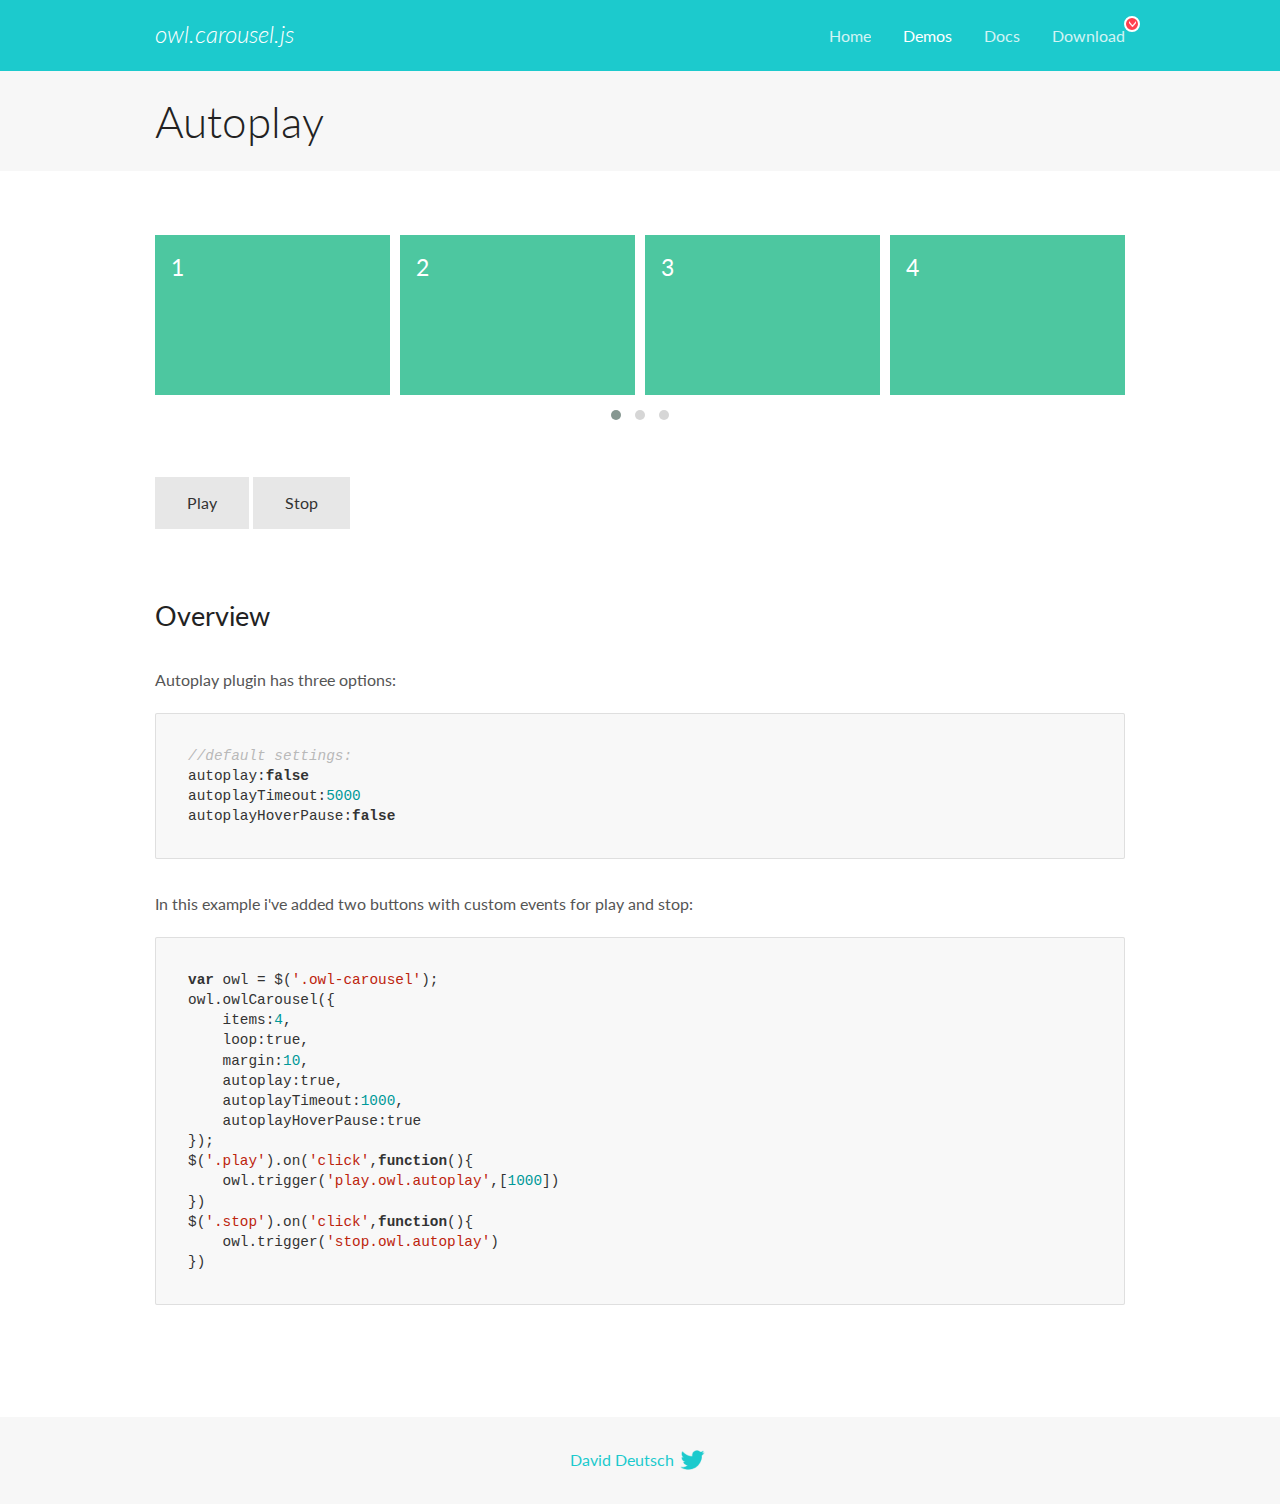
<file: timcheh-template/OwlCarousel2-2.3.4/docs/demos/autoplay.html>
<!DOCTYPE html>
<html lang="en">
  <head>

    <!-- head -->
    <meta charset="utf-8">
    <meta name="msapplication-tap-highlight" content="no" />
    <meta name="viewport" content="width=device-width, initial-scale=1.0" />
    <meta name="description" content="Autoplay usage demo">
    <meta name="author" content="David Deutsch">
    <title>
      Autoplay Demo | Owl Carousel | 2.3.4
    </title>

    <!-- Stylesheets -->
    <link href='https://fonts.googleapis.com/css?family=Lato:300,400,700,400italic,300italic' rel='stylesheet' type='text/css'>
    <link rel="stylesheet" href="../assets/css/docs.theme.min.css">

    <!-- Owl Stylesheets -->
    <link rel="stylesheet" href="../assets/owlcarousel/assets/owl.carousel.min.css">
    <link rel="stylesheet" href="../assets/owlcarousel/assets/owl.theme.default.min.css">

    <!-- HTML5 shim and Respond.js IE8 support of HTML5 elements and media queries -->

    <!--[if lt IE 9]>
      <script src="https://oss.maxcdn.com/libs/html5shiv/3.7.0/html5shiv.js"></script>
      <script src="https://oss.maxcdn.com/libs/respond.js/1.3.0/respond.min.js"></script>
    <![endif]-->

    <!-- Favicons -->
    <link rel="apple-touch-icon-precomposed" sizes="144x144" href="../assets/ico/apple-touch-icon-144-precomposed.png">
    <link rel="shortcut icon" href="../assets/ico/favicon.png">
    <link rel="shortcut icon" href="favicon.ico">

    <!-- Yeah i know js should not be in header. Its required for demos.-->

    <!-- javascript -->
    <script src="../assets/vendors/jquery.min.js"></script>
    <script src="../assets/owlcarousel/owl.carousel.js"></script>
  </head>
  <body>

    <!-- header -->
    <header class="header">
      <div class="row">
        <div class="large-12 columns">
          <div class="brand left">
            <h3>
              <a href="/OwlCarousel2/">owl.carousel.js</a> 
            </h3>
          </div>
          <a id="toggle-nav" class="right">
            <span></span> <span></span> <span></span> 
          </a> 
          <div class="nav-bar">
            <ul class="clearfix">
              <li> <a href="/OwlCarousel2/index.html">Home</a>  </li>
              <li class="active">
                <a href="/OwlCarousel2/demos/demos.html">Demos</a> 
              </li>
              <li> <a href="/OwlCarousel2/docs/started-welcome.html">Docs</a>  </li>
              <li>
                <a href="https://github.com/OwlCarousel2/OwlCarousel2/archive/2.3.4.zip">Download</a> 
                <span class="download"></span> 
              </li>
            </ul>
          </div>
        </div>
      </div>
    </header>

    <!-- title -->
    <section class="title">
      <div class="row">
        <div class="large-12 columns">
          <h1>Autoplay</h1>
        </div>
      </div>
    </section>

    <!--  Demos -->
    <section id="demos">
      <div class="row">
        <div class="large-12 columns">
          <div class="owl-carousel owl-theme">
            <div class="item">
              <h4>1</h4>
            </div>
            <div class="item">
              <h4>2</h4>
            </div>
            <div class="item">
              <h4>3</h4>
            </div>
            <div class="item">
              <h4>4</h4>
            </div>
            <div class="item">
              <h4>5</h4>
            </div>
            <div class="item">
              <h4>6</h4>
            </div>
            <div class="item">
              <h4>7</h4>
            </div>
            <div class="item">
              <h4>8</h4>
            </div>
            <div class="item">
              <h4>9</h4>
            </div>
            <div class="item">
              <h4>10</h4>
            </div>
            <div class="item">
              <h4>11</h4>
            </div>
            <div class="item">
              <h4>12</h4>
            </div>
          </div>
          <a class="button secondary play">Play</a> 
          <a class="button secondary stop">Stop</a> 
          <h3 id="overview">Overview</h3>
          <p>Autoplay plugin has three options:</p>
          <pre><code>//default settings:
autoplay:false
autoplayTimeout:5000
autoplayHoverPause:false</code></pre>
          <p>In this example i&#39;ve added two buttons with custom events for play and stop:</p>
          <pre><code>var owl = $(&#39;.owl-carousel&#39;);
owl.owlCarousel({
    items:4,
    loop:true,
    margin:10,
    autoplay:true,
    autoplayTimeout:1000,
    autoplayHoverPause:true
});
$(&#39;.play&#39;).on(&#39;click&#39;,function(){
    owl.trigger(&#39;play.owl.autoplay&#39;,[1000])
})
$(&#39;.stop&#39;).on(&#39;click&#39;,function(){
    owl.trigger(&#39;stop.owl.autoplay&#39;)
})</code></pre>
          <script>
            $(document).ready(function() {
              var owl = $('.owl-carousel');
              owl.owlCarousel({
                items: 4,
                loop: true,
                margin: 10,
                autoplay: true,
                autoplayTimeout: 1000,
                autoplayHoverPause: true
              });
              $('.play').on('click', function() {
                owl.trigger('play.owl.autoplay', [1000])
              })
              $('.stop').on('click', function() {
                owl.trigger('stop.owl.autoplay')
              })
            })
          </script>
        </div>
      </div>
    </section>

    <!-- footer -->
    <footer class="footer">
      <div class="row">
        <div class="large-12 columns">
          <h5>
            <a href="/OwlCarousel2/docs/support-contact.html">David Deutsch</a> 
            <a id="custom-tweet-button" href="https://twitter.com/share?url=https://github.com/OwlCarousel2/OwlCarousel2&text=Owl Carousel - This is so awesome! " target="_blank"></a> 
          </h5>
        </div>
      </div>
    </footer>

    <!-- vendors -->
    <script src="../assets/vendors/highlight.js"></script>
    <script src="../assets/js/app.js"></script>
  </body>
</html>
</file>
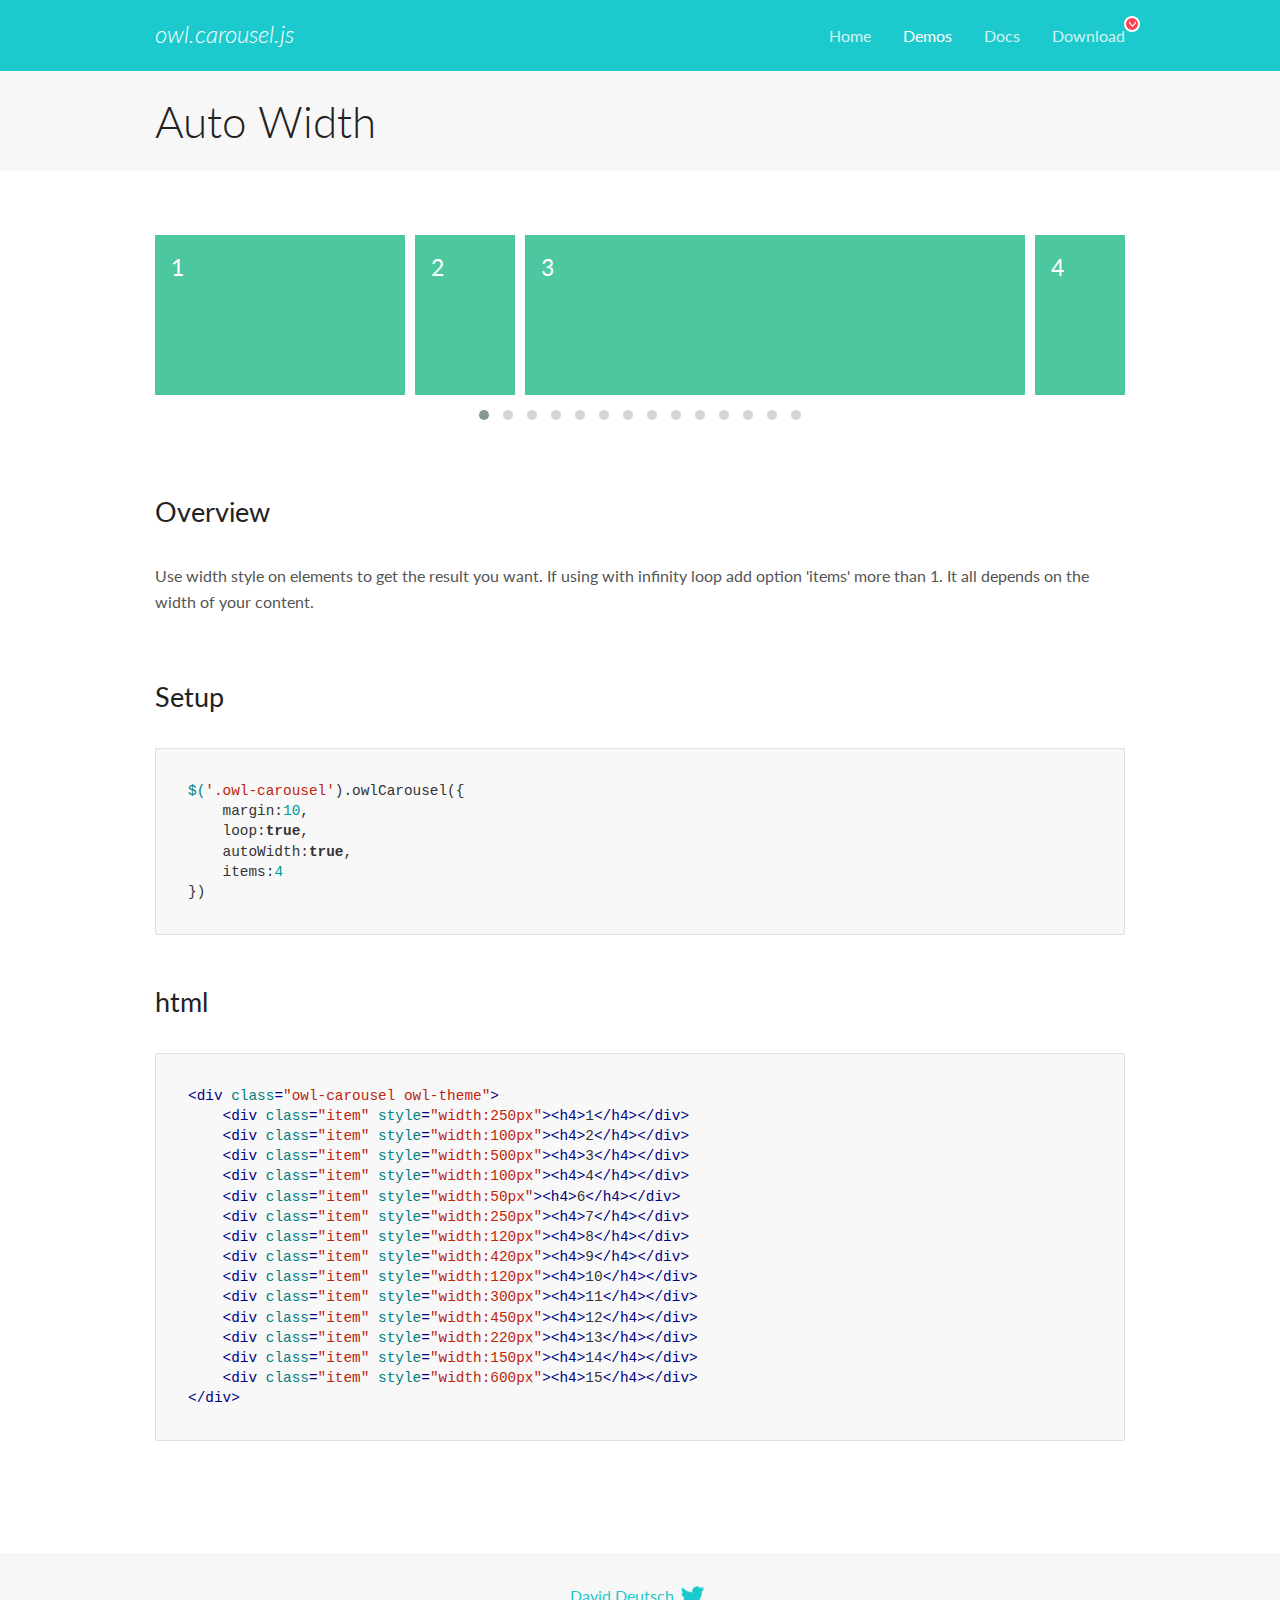
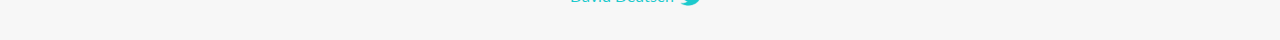
<file: timcheh-template/OwlCarousel2-2.3.4/docs/demos/autowidth.html>
<!DOCTYPE html>
<html lang="en">
  <head>

    <!-- head -->
    <meta charset="utf-8">
    <meta name="msapplication-tap-highlight" content="no" />
    <meta name="viewport" content="width=device-width, initial-scale=1.0" />
    <meta name="description" content="Auto Width">
    <meta name="author" content="David Deutsch">
    <title>
      Auto Width Demo | Owl Carousel | 2.3.4
    </title>

    <!-- Stylesheets -->
    <link href='https://fonts.googleapis.com/css?family=Lato:300,400,700,400italic,300italic' rel='stylesheet' type='text/css'>
    <link rel="stylesheet" href="../assets/css/docs.theme.min.css">

    <!-- Owl Stylesheets -->
    <link rel="stylesheet" href="../assets/owlcarousel/assets/owl.carousel.min.css">
    <link rel="stylesheet" href="../assets/owlcarousel/assets/owl.theme.default.min.css">

    <!-- HTML5 shim and Respond.js IE8 support of HTML5 elements and media queries -->

    <!--[if lt IE 9]>
      <script src="https://oss.maxcdn.com/libs/html5shiv/3.7.0/html5shiv.js"></script>
      <script src="https://oss.maxcdn.com/libs/respond.js/1.3.0/respond.min.js"></script>
    <![endif]-->

    <!-- Favicons -->
    <link rel="apple-touch-icon-precomposed" sizes="144x144" href="../assets/ico/apple-touch-icon-144-precomposed.png">
    <link rel="shortcut icon" href="../assets/ico/favicon.png">
    <link rel="shortcut icon" href="favicon.ico">

    <!-- Yeah i know js should not be in header. Its required for demos.-->

    <!-- javascript -->
    <script src="../assets/vendors/jquery.min.js"></script>
    <script src="../assets/owlcarousel/owl.carousel.js"></script>
  </head>
  <body>

    <!-- header -->
    <header class="header">
      <div class="row">
        <div class="large-12 columns">
          <div class="brand left">
            <h3>
              <a href="/OwlCarousel2/">owl.carousel.js</a> 
            </h3>
          </div>
          <a id="toggle-nav" class="right">
            <span></span> <span></span> <span></span> 
          </a> 
          <div class="nav-bar">
            <ul class="clearfix">
              <li> <a href="/OwlCarousel2/index.html">Home</a>  </li>
              <li class="active">
                <a href="/OwlCarousel2/demos/demos.html">Demos</a> 
              </li>
              <li> <a href="/OwlCarousel2/docs/started-welcome.html">Docs</a>  </li>
              <li>
                <a href="https://github.com/OwlCarousel2/OwlCarousel2/archive/2.3.4.zip">Download</a> 
                <span class="download"></span> 
              </li>
            </ul>
          </div>
        </div>
      </div>
    </header>

    <!-- title -->
    <section class="title">
      <div class="row">
        <div class="large-12 columns">
          <h1>Auto Width</h1>
        </div>
      </div>
    </section>

    <!--  Demos -->
    <section id="demos">
      <div class="row">
        <div class="large-12 columns">
          <div class="owl-carousel owl-theme">
            <div class="item" style="width:250px">
              <h4>1</h4>
            </div>
            <div class="item" style="width:100px">
              <h4>2</h4>
            </div>
            <div class="item" style="width:500px">
              <h4>3</h4>
            </div>
            <div class="item" style="width:100px">
              <h4>4</h4>
            </div>
            <div class="item" style="width:50px">
              <h4>6</h4>
            </div>
            <div class="item" style="width:250px">
              <h4>7</h4>
            </div>
            <div class="item" style="width:120px">
              <h4>8</h4>
            </div>
            <div class="item" style="width:420px">
              <h4>9</h4>
            </div>
            <div class="item" style="width:120px">
              <h4>10</h4>
            </div>
            <div class="item" style="width:300px">
              <h4>11</h4>
            </div>
            <div class="item" style="width:450px">
              <h4>12</h4>
            </div>
            <div class="item" style="width:220px">
              <h4>13</h4>
            </div>
            <div class="item" style="width:150px">
              <h4>14</h4>
            </div>
            <div class="item" style="width:600px">
              <h4>15</h4>
            </div>
          </div>
          <h3 id="overview">Overview</h3>
          <p>Use width style on elements to get the result you want. If using with infinity loop add option &#39;items&#39; more than 1. It all depends on the width of your content.</p>
          <h3 id="setup">Setup</h3>
          <pre><code>$(&#39;.owl-carousel&#39;).owlCarousel({
    margin:10,
    loop:true,
    autoWidth:true,
    items:4
})</code></pre>
          <h3 id="html">html</h3>
          <pre><code>&lt;div class=&quot;owl-carousel owl-theme&quot;&gt;
    &lt;div class=&quot;item&quot; style=&quot;width:250px&quot;&gt;&lt;h4&gt;1&lt;/h4&gt;&lt;/div&gt;
    &lt;div class=&quot;item&quot; style=&quot;width:100px&quot;&gt;&lt;h4&gt;2&lt;/h4&gt;&lt;/div&gt;
    &lt;div class=&quot;item&quot; style=&quot;width:500px&quot;&gt;&lt;h4&gt;3&lt;/h4&gt;&lt;/div&gt;
    &lt;div class=&quot;item&quot; style=&quot;width:100px&quot;&gt;&lt;h4&gt;4&lt;/h4&gt;&lt;/div&gt;
    &lt;div class=&quot;item&quot; style=&quot;width:50px&quot;&gt;&lt;h4&gt;6&lt;/h4&gt;&lt;/div&gt;
    &lt;div class=&quot;item&quot; style=&quot;width:250px&quot;&gt;&lt;h4&gt;7&lt;/h4&gt;&lt;/div&gt;
    &lt;div class=&quot;item&quot; style=&quot;width:120px&quot;&gt;&lt;h4&gt;8&lt;/h4&gt;&lt;/div&gt;
    &lt;div class=&quot;item&quot; style=&quot;width:420px&quot;&gt;&lt;h4&gt;9&lt;/h4&gt;&lt;/div&gt;
    &lt;div class=&quot;item&quot; style=&quot;width:120px&quot;&gt;&lt;h4&gt;10&lt;/h4&gt;&lt;/div&gt;
    &lt;div class=&quot;item&quot; style=&quot;width:300px&quot;&gt;&lt;h4&gt;11&lt;/h4&gt;&lt;/div&gt;
    &lt;div class=&quot;item&quot; style=&quot;width:450px&quot;&gt;&lt;h4&gt;12&lt;/h4&gt;&lt;/div&gt;
    &lt;div class=&quot;item&quot; style=&quot;width:220px&quot;&gt;&lt;h4&gt;13&lt;/h4&gt;&lt;/div&gt;
    &lt;div class=&quot;item&quot; style=&quot;width:150px&quot;&gt;&lt;h4&gt;14&lt;/h4&gt;&lt;/div&gt;
    &lt;div class=&quot;item&quot; style=&quot;width:600px&quot;&gt;&lt;h4&gt;15&lt;/h4&gt;&lt;/div&gt;
&lt;/div&gt;</code></pre>
          <script>
            $(document).ready(function() {
              $('.owl-carousel').owlCarousel({
                margin: 10,
                loop: true,
                autoWidth: true,
                items: 4
              })
            })
          </script>
        </div>
      </div>
    </section>

    <!-- footer -->
    <footer class="footer">
      <div class="row">
        <div class="large-12 columns">
          <h5>
            <a href="/OwlCarousel2/docs/support-contact.html">David Deutsch</a> 
            <a id="custom-tweet-button" href="https://twitter.com/share?url=https://github.com/OwlCarousel2/OwlCarousel2&text=Owl Carousel - This is so awesome! " target="_blank"></a> 
          </h5>
        </div>
      </div>
    </footer>

    <!-- vendors -->
    <script src="../assets/vendors/highlight.js"></script>
    <script src="../assets/js/app.js"></script>
  </body>
</html>
</file>
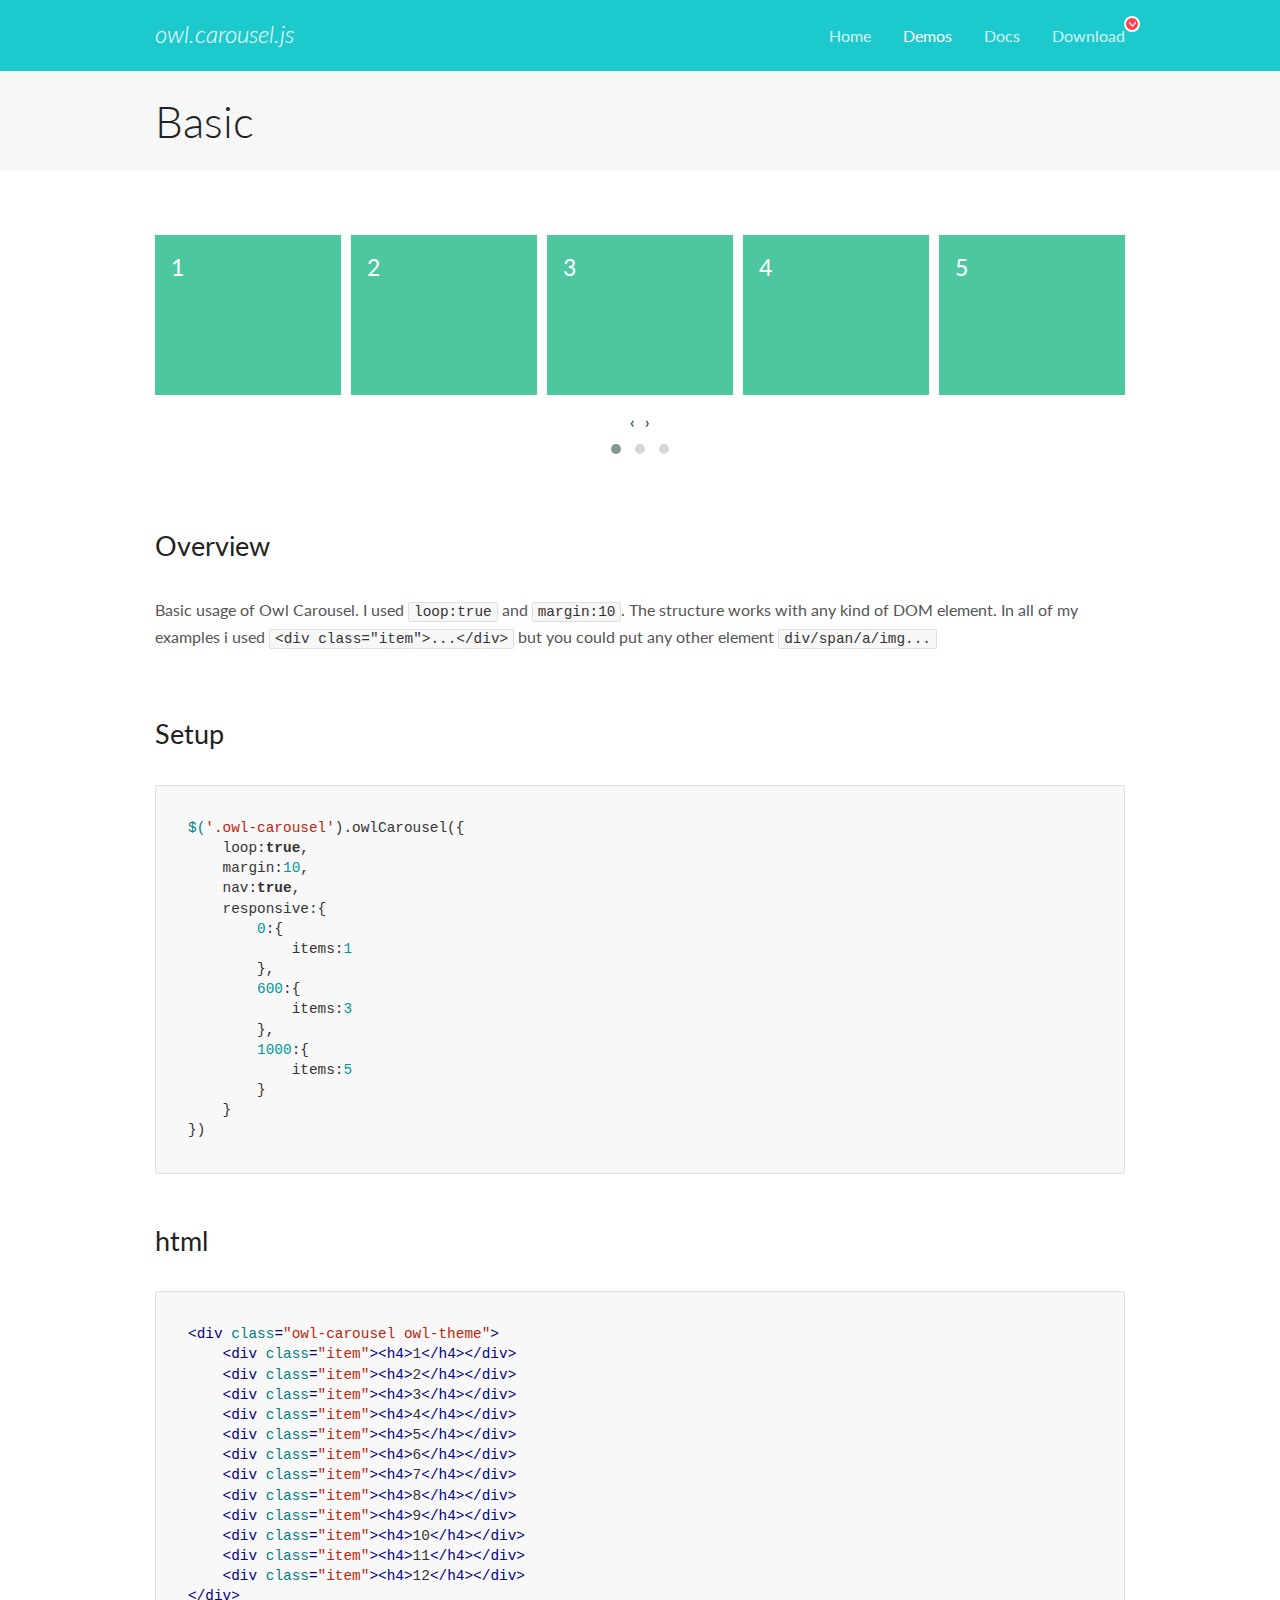
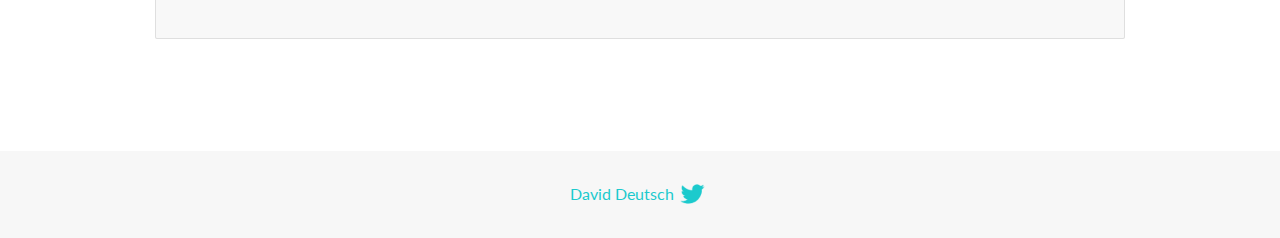
<file: timcheh-template/OwlCarousel2-2.3.4/docs/demos/basic.html>
<!DOCTYPE html>
<html lang="en">
  <head>

    <!-- head -->
    <meta charset="utf-8">
    <meta name="msapplication-tap-highlight" content="no" />
    <meta name="viewport" content="width=device-width, initial-scale=1.0" />
    <meta name="description" content="Basic usage demo">
    <meta name="author" content="David Deutsch">
    <title>
      Basic Demo | Owl Carousel | 2.3.4
    </title>

    <!-- Stylesheets -->
    <link href='https://fonts.googleapis.com/css?family=Lato:300,400,700,400italic,300italic' rel='stylesheet' type='text/css'>
    <link rel="stylesheet" href="../assets/css/docs.theme.min.css">

    <!-- Owl Stylesheets -->
    <link rel="stylesheet" href="../assets/owlcarousel/assets/owl.carousel.min.css">
    <link rel="stylesheet" href="../assets/owlcarousel/assets/owl.theme.default.min.css">

    <!-- HTML5 shim and Respond.js IE8 support of HTML5 elements and media queries -->

    <!--[if lt IE 9]>
      <script src="https://oss.maxcdn.com/libs/html5shiv/3.7.0/html5shiv.js"></script>
      <script src="https://oss.maxcdn.com/libs/respond.js/1.3.0/respond.min.js"></script>
    <![endif]-->

    <!-- Favicons -->
    <link rel="apple-touch-icon-precomposed" sizes="144x144" href="../assets/ico/apple-touch-icon-144-precomposed.png">
    <link rel="shortcut icon" href="../assets/ico/favicon.png">
    <link rel="shortcut icon" href="favicon.ico">

    <!-- Yeah i know js should not be in header. Its required for demos.-->

    <!-- javascript -->
    <script src="../assets/vendors/jquery.min.js"></script>
    <script src="../assets/owlcarousel/owl.carousel.js"></script>
  </head>
  <body>

    <!-- header -->
    <header class="header">
      <div class="row">
        <div class="large-12 columns">
          <div class="brand left">
            <h3>
              <a href="/OwlCarousel2/">owl.carousel.js</a> 
            </h3>
          </div>
          <a id="toggle-nav" class="right">
            <span></span> <span></span> <span></span> 
          </a> 
          <div class="nav-bar">
            <ul class="clearfix">
              <li> <a href="/OwlCarousel2/index.html">Home</a>  </li>
              <li class="active">
                <a href="/OwlCarousel2/demos/demos.html">Demos</a> 
              </li>
              <li> <a href="/OwlCarousel2/docs/started-welcome.html">Docs</a>  </li>
              <li>
                <a href="https://github.com/OwlCarousel2/OwlCarousel2/archive/2.3.4.zip">Download</a> 
                <span class="download"></span> 
              </li>
            </ul>
          </div>
        </div>
      </div>
    </header>

    <!-- title -->
    <section class="title">
      <div class="row">
        <div class="large-12 columns">
          <h1>Basic</h1>
        </div>
      </div>
    </section>

    <!--  Demos -->
    <section id="demos">
      <div class="row">
        <div class="large-12 columns">
          <div class="owl-carousel owl-theme">
            <div class="item">
              <h4>1</h4>
            </div>
            <div class="item">
              <h4>2</h4>
            </div>
            <div class="item">
              <h4>3</h4>
            </div>
            <div class="item">
              <h4>4</h4>
            </div>
            <div class="item">
              <h4>5</h4>
            </div>
            <div class="item">
              <h4>6</h4>
            </div>
            <div class="item">
              <h4>7</h4>
            </div>
            <div class="item">
              <h4>8</h4>
            </div>
            <div class="item">
              <h4>9</h4>
            </div>
            <div class="item">
              <h4>10</h4>
            </div>
            <div class="item">
              <h4>11</h4>
            </div>
            <div class="item">
              <h4>12</h4>
            </div>
          </div>
          <h3 id="overview">Overview</h3>
          <p>Basic usage of Owl Carousel. I used <code>loop:true</code> and <code>margin:10</code>. The structure works with any kind of DOM element. In all of my examples i used <code>&lt;div class=&quot;item&quot;&gt;...&lt;/div&gt;</code> but you could
            put any other element <code>div/span/a/img...</code></p>
          <h3 id="setup">Setup</h3>
          <pre><code>$(&#39;.owl-carousel&#39;).owlCarousel({
    loop:true,
    margin:10,
    nav:true,
    responsive:{
        0:{
            items:1
        },
        600:{
            items:3
        },
        1000:{
            items:5
        }
    }
})</code></pre>
          <h3 id="html">html</h3>
          <pre><code>&lt;div class=&quot;owl-carousel owl-theme&quot;&gt;
    &lt;div class=&quot;item&quot;&gt;&lt;h4&gt;1&lt;/h4&gt;&lt;/div&gt;
    &lt;div class=&quot;item&quot;&gt;&lt;h4&gt;2&lt;/h4&gt;&lt;/div&gt;
    &lt;div class=&quot;item&quot;&gt;&lt;h4&gt;3&lt;/h4&gt;&lt;/div&gt;
    &lt;div class=&quot;item&quot;&gt;&lt;h4&gt;4&lt;/h4&gt;&lt;/div&gt;
    &lt;div class=&quot;item&quot;&gt;&lt;h4&gt;5&lt;/h4&gt;&lt;/div&gt;
    &lt;div class=&quot;item&quot;&gt;&lt;h4&gt;6&lt;/h4&gt;&lt;/div&gt;
    &lt;div class=&quot;item&quot;&gt;&lt;h4&gt;7&lt;/h4&gt;&lt;/div&gt;
    &lt;div class=&quot;item&quot;&gt;&lt;h4&gt;8&lt;/h4&gt;&lt;/div&gt;
    &lt;div class=&quot;item&quot;&gt;&lt;h4&gt;9&lt;/h4&gt;&lt;/div&gt;
    &lt;div class=&quot;item&quot;&gt;&lt;h4&gt;10&lt;/h4&gt;&lt;/div&gt;
    &lt;div class=&quot;item&quot;&gt;&lt;h4&gt;11&lt;/h4&gt;&lt;/div&gt;
    &lt;div class=&quot;item&quot;&gt;&lt;h4&gt;12&lt;/h4&gt;&lt;/div&gt;
&lt;/div&gt;</code></pre>
          <script>
            $(document).ready(function() {
              var owl = $('.owl-carousel');
              owl.owlCarousel({
                margin: 10,
                nav: true,
                loop: true,
                responsive: {
                  0: {
                    items: 1
                  },
                  600: {
                    items: 3
                  },
                  1000: {
                    items: 5
                  }
                }
              })
            })
          </script>
        </div>
      </div>
    </section>

    <!-- footer -->
    <footer class="footer">
      <div class="row">
        <div class="large-12 columns">
          <h5>
            <a href="/OwlCarousel2/docs/support-contact.html">David Deutsch</a> 
            <a id="custom-tweet-button" href="https://twitter.com/share?url=https://github.com/OwlCarousel2/OwlCarousel2&text=Owl Carousel - This is so awesome! " target="_blank"></a> 
          </h5>
        </div>
      </div>
    </footer>

    <!-- vendors -->
    <script src="../assets/vendors/highlight.js"></script>
    <script src="../assets/js/app.js"></script>
  </body>
</html>
</file>
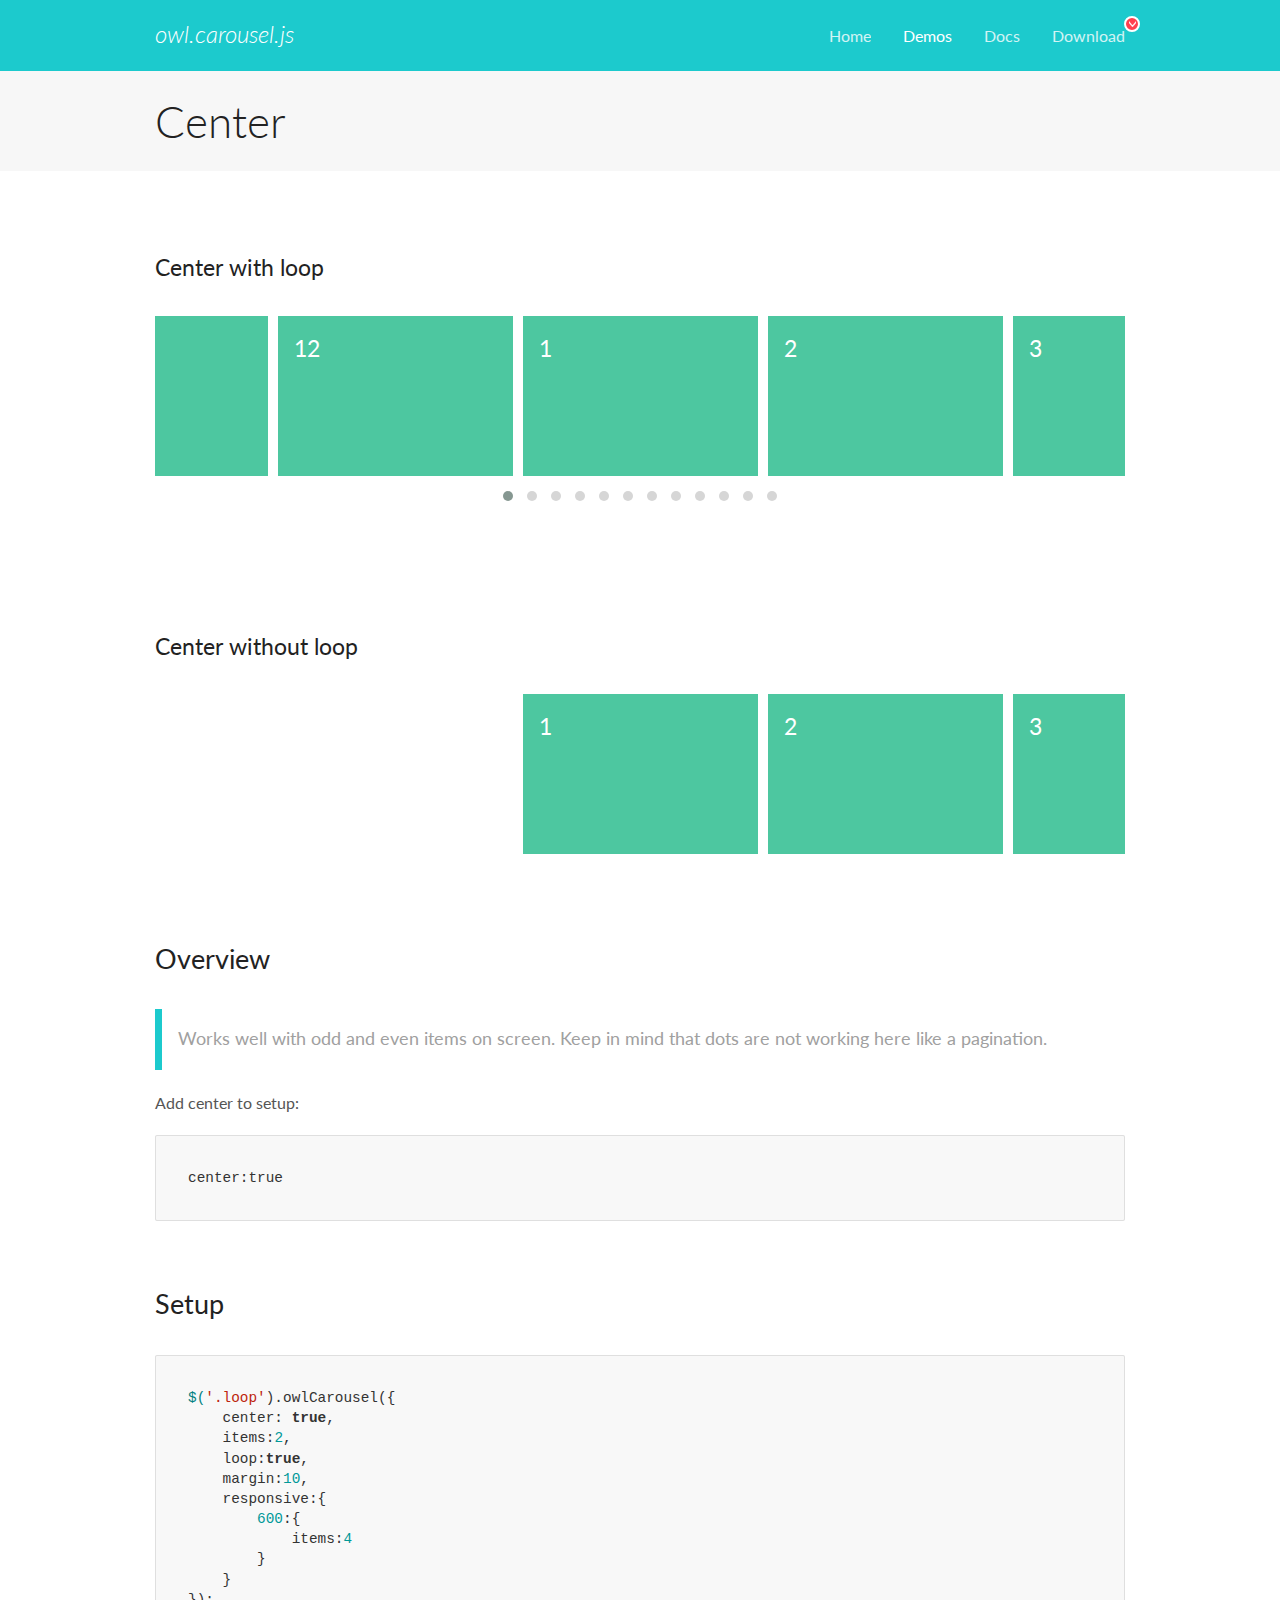
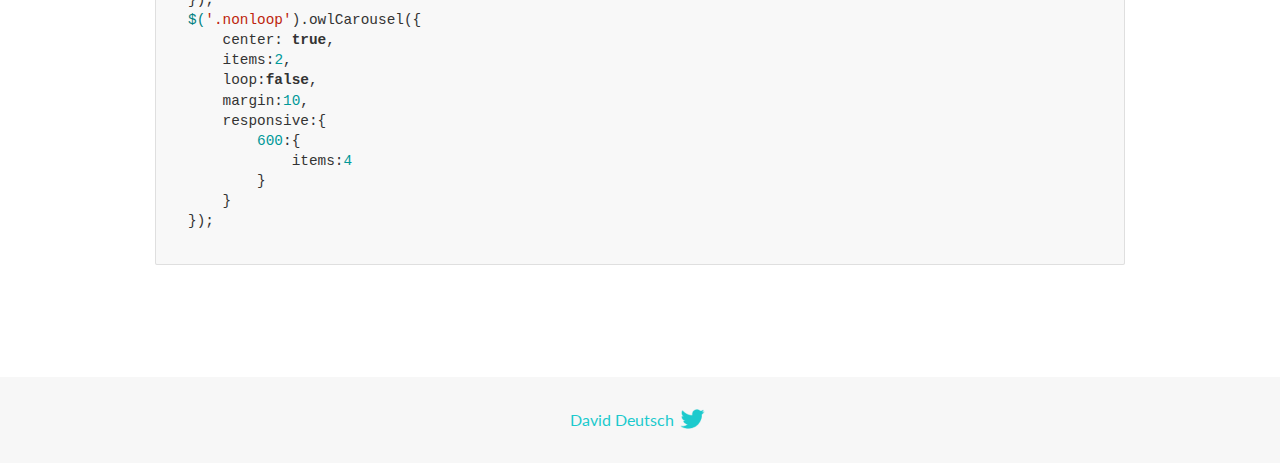
<file: timcheh-template/OwlCarousel2-2.3.4/docs/demos/center.html>
<!DOCTYPE html>
<html lang="en">
  <head>

    <!-- head -->
    <meta charset="utf-8">
    <meta name="msapplication-tap-highlight" content="no" />
    <meta name="viewport" content="width=device-width, initial-scale=1.0" />
    <meta name="description" content="Center carousel">
    <meta name="author" content="David Deutsch">
    <title>
      Center Demo | Owl Carousel | 2.3.4
    </title>

    <!-- Stylesheets -->
    <link href='https://fonts.googleapis.com/css?family=Lato:300,400,700,400italic,300italic' rel='stylesheet' type='text/css'>
    <link rel="stylesheet" href="../assets/css/docs.theme.min.css">

    <!-- Owl Stylesheets -->
    <link rel="stylesheet" href="../assets/owlcarousel/assets/owl.carousel.min.css">
    <link rel="stylesheet" href="../assets/owlcarousel/assets/owl.theme.default.min.css">

    <!-- HTML5 shim and Respond.js IE8 support of HTML5 elements and media queries -->

    <!--[if lt IE 9]>
      <script src="https://oss.maxcdn.com/libs/html5shiv/3.7.0/html5shiv.js"></script>
      <script src="https://oss.maxcdn.com/libs/respond.js/1.3.0/respond.min.js"></script>
    <![endif]-->

    <!-- Favicons -->
    <link rel="apple-touch-icon-precomposed" sizes="144x144" href="../assets/ico/apple-touch-icon-144-precomposed.png">
    <link rel="shortcut icon" href="../assets/ico/favicon.png">
    <link rel="shortcut icon" href="favicon.ico">

    <!-- Yeah i know js should not be in header. Its required for demos.-->

    <!-- javascript -->
    <script src="../assets/vendors/jquery.min.js"></script>
    <script src="../assets/owlcarousel/owl.carousel.js"></script>
  </head>
  <body>

    <!-- header -->
    <header class="header">
      <div class="row">
        <div class="large-12 columns">
          <div class="brand left">
            <h3>
              <a href="/OwlCarousel2/">owl.carousel.js</a> 
            </h3>
          </div>
          <a id="toggle-nav" class="right">
            <span></span> <span></span> <span></span> 
          </a> 
          <div class="nav-bar">
            <ul class="clearfix">
              <li> <a href="/OwlCarousel2/index.html">Home</a>  </li>
              <li class="active">
                <a href="/OwlCarousel2/demos/demos.html">Demos</a> 
              </li>
              <li> <a href="/OwlCarousel2/docs/started-welcome.html">Docs</a>  </li>
              <li>
                <a href="https://github.com/OwlCarousel2/OwlCarousel2/archive/2.3.4.zip">Download</a> 
                <span class="download"></span> 
              </li>
            </ul>
          </div>
        </div>
      </div>
    </header>

    <!-- title -->
    <section class="title">
      <div class="row">
        <div class="large-12 columns">
          <h1>Center</h1>
        </div>
      </div>
    </section>

    <!--  Demos -->
    <section id="demos">
      <div class="row">
        <div class="large-12 columns">
          <h4 id="center-with-loop">Center with loop</h4>
          <div class="loop owl-carousel owl-theme">
            <div class="item">
              <h4>1</h4>
            </div>
            <div class="item">
              <h4>2</h4>
            </div>
            <div class="item">
              <h4>3</h4>
            </div>
            <div class="item">
              <h4>4</h4>
            </div>
            <div class="item">
              <h4>5</h4>
            </div>
            <div class="item">
              <h4>6</h4>
            </div>
            <div class="item">
              <h4>7</h4>
            </div>
            <div class="item">
              <h4>8</h4>
            </div>
            <div class="item">
              <h4>9</h4>
            </div>
            <div class="item">
              <h4>10</h4>
            </div>
            <div class="item">
              <h4>11</h4>
            </div>
            <div class="item">
              <h4>12</h4>
            </div>
          </div>
          <br>
          <h4 id="center-without-loop">Center without loop</h4>
          <div class="nonloop owl-carousel">
            <div class="item">
              <h4>1</h4>
            </div>
            <div class="item">
              <h4>2</h4>
            </div>
            <div class="item">
              <h4>3</h4>
            </div>
            <div class="item">
              <h4>4</h4>
            </div>
            <div class="item">
              <h4>5</h4>
            </div>
            <div class="item">
              <h4>6</h4>
            </div>
            <div class="item">
              <h4>7</h4>
            </div>
            <div class="item">
              <h4>8</h4>
            </div>
            <div class="item">
              <h4>9</h4>
            </div>
            <div class="item">
              <h4>10</h4>
            </div>
            <div class="item">
              <h4>11</h4>
            </div>
            <div class="item">
              <h4>12</h4>
            </div>
          </div>
          <h3 id="overview">Overview</h3>
          <blockquote>
            <p>Works well with odd and even items on screen. Keep in mind that dots are not working here like a pagination.</p>
          </blockquote>
          <p>Add center to setup:</p>
          <pre><code>center:true</code></pre>
          <h3 id="setup">Setup</h3>
          <pre><code>$(&#39;.loop&#39;).owlCarousel({
    center: true,
    items:2,
    loop:true,
    margin:10,
    responsive:{
        600:{
            items:4
        }
    }
});
$(&#39;.nonloop&#39;).owlCarousel({
    center: true,
    items:2,
    loop:false,
    margin:10,
    responsive:{
        600:{
            items:4
        }
    }
});</code></pre>
          <script>
            jQuery(document).ready(function($) {
              $('.loop').owlCarousel({
                center: true,
                items: 2,
                loop: true,
                margin: 10,
                responsive: {
                  600: {
                    items: 4
                  }
                }
              });
              $('.nonloop').owlCarousel({
                center: true,
                items: 2,
                loop: false,
                margin: 10,
                responsive: {
                  600: {
                    items: 4
                  }
                }
              });
            });
          </script>
        </div>
      </div>
    </section>

    <!-- footer -->
    <footer class="footer">
      <div class="row">
        <div class="large-12 columns">
          <h5>
            <a href="/OwlCarousel2/docs/support-contact.html">David Deutsch</a> 
            <a id="custom-tweet-button" href="https://twitter.com/share?url=https://github.com/OwlCarousel2/OwlCarousel2&text=Owl Carousel - This is so awesome! " target="_blank"></a> 
          </h5>
        </div>
      </div>
    </footer>

    <!-- vendors -->
    <script src="../assets/vendors/highlight.js"></script>
    <script src="../assets/js/app.js"></script>
  </body>
</html>
</file>
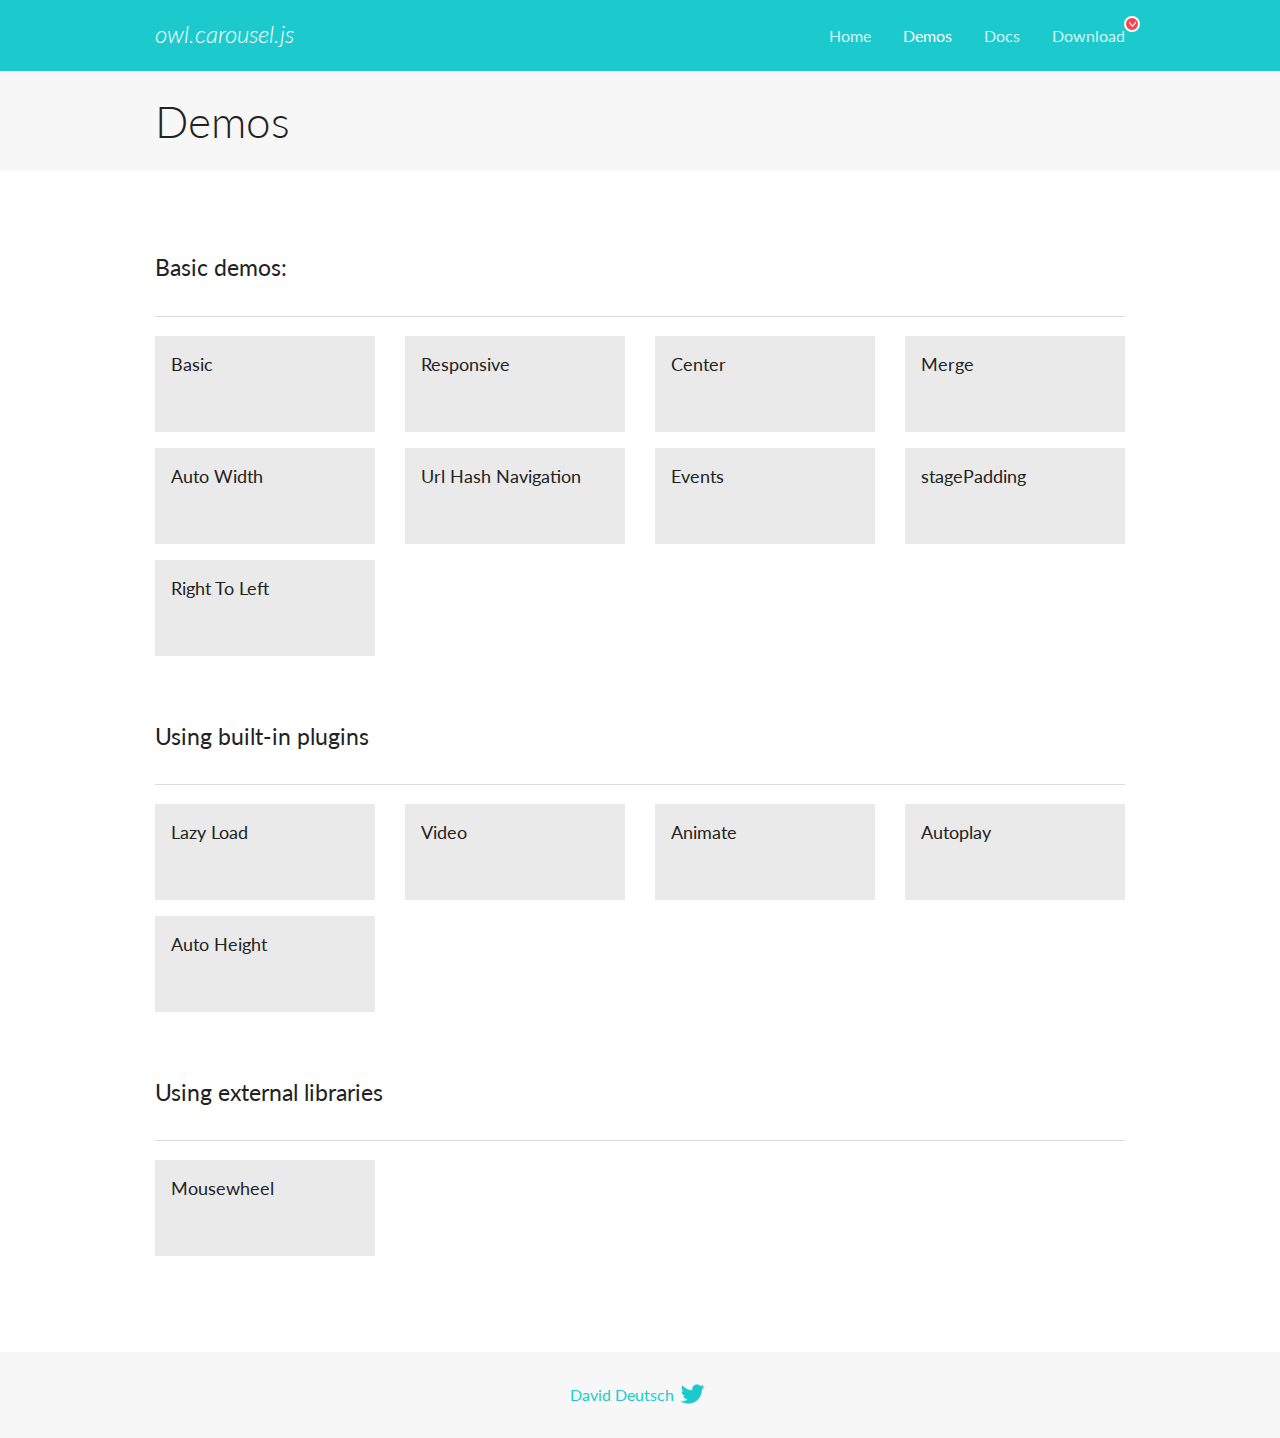
<file: timcheh-template/OwlCarousel2-2.3.4/docs/demos/demos.html>
<!DOCTYPE html>
<html lang="en">
  <head>

    <!-- head -->
    <meta charset="utf-8">
    <meta name="msapplication-tap-highlight" content="no" />
    <meta name="viewport" content="width=device-width, initial-scale=1.0" />
    <meta name="description" content="A list of Owl Carousel examples.">
    <meta name="author" content="David Deutsch">
    <title>
      Demos | Owl Carousel | 2.3.4
    </title>

    <!-- Stylesheets -->
    <link href='https://fonts.googleapis.com/css?family=Lato:300,400,700,400italic,300italic' rel='stylesheet' type='text/css'>
    <link rel="stylesheet" href="../assets/css/docs.theme.min.css">

    <!-- Owl Stylesheets -->
    <link rel="stylesheet" href="../assets/owlcarousel/assets/owl.carousel.min.css">
    <link rel="stylesheet" href="../assets/owlcarousel/assets/owl.theme.default.min.css">

    <!-- HTML5 shim and Respond.js IE8 support of HTML5 elements and media queries -->

    <!--[if lt IE 9]>
      <script src="https://oss.maxcdn.com/libs/html5shiv/3.7.0/html5shiv.js"></script>
      <script src="https://oss.maxcdn.com/libs/respond.js/1.3.0/respond.min.js"></script>
    <![endif]-->

    <!-- Favicons -->
    <link rel="apple-touch-icon-precomposed" sizes="144x144" href="../assets/ico/apple-touch-icon-144-precomposed.png">
    <link rel="shortcut icon" href="../assets/ico/favicon.png">
    <link rel="shortcut icon" href="favicon.ico">

    <!-- Yeah i know js should not be in header. Its required for demos.-->

    <!-- javascript -->
    <script src="../assets/vendors/jquery.min.js"></script>
    <script src="../assets/owlcarousel/owl.carousel.js"></script>
  </head>
  <body>

    <!-- header -->
    <header class="header">
      <div class="row">
        <div class="large-12 columns">
          <div class="brand left">
            <h3>
              <a href="/OwlCarousel2/">owl.carousel.js</a> 
            </h3>
          </div>
          <a id="toggle-nav" class="right">
            <span></span> <span></span> <span></span> 
          </a> 
          <div class="nav-bar">
            <ul class="clearfix">
              <li> <a href="/OwlCarousel2/index.html">Home</a>  </li>
              <li class="active">
                <a href="/OwlCarousel2/demos/demos.html">Demos</a> 
              </li>
              <li> <a href="/OwlCarousel2/docs/started-welcome.html">Docs</a>  </li>
              <li>
                <a href="https://github.com/OwlCarousel2/OwlCarousel2/archive/2.3.4.zip">Download</a> 
                <span class="download"></span> 
              </li>
            </ul>
          </div>
        </div>
      </div>
    </header>

    <!-- title -->
    <section class="title">
      <div class="row">
        <div class="large-12 columns">
          <h1>Demos</h1>
        </div>
      </div>
    </section>

    <!--  Demos -->
    <section id="demos">
      <div class="row">
        <div class="large-12 columns">
          <h4 id="basic-demos-">Basic demos:</h4>
          <hr>
          <div class="demo-list">
            <div class="row">
              <div class="small-6 medium-4 large-3 columns">
                <a href="basic.html" class="demo-block">
                  <h5>Basic </h5>
                </a> 
              </div>
              <div class="small-6 medium-4 large-3 columns">
                <a href="responsive.html" class="demo-block">
                  <h5>Responsive </h5>
                </a> 
              </div>
              <div class="small-6 medium-4 large-3 columns">
                <a href="center.html" class="demo-block">
                  <h5>Center </h5>
                </a> 
              </div>
              <div class="small-6 medium-4 large-3 columns">
                <a href="merge.html" class="demo-block">
                  <h5>Merge </h5>
                </a> 
              </div>
              <div class="small-6 medium-4 large-3 columns">
                <a href="autowidth.html" class="demo-block">
                  <h5>Auto Width </h5>
                </a> 
              </div>
              <div class="small-6 medium-4 large-3 columns">
                <a href="urlhashnav.html" class="demo-block">
                  <h5>Url Hash Navigation </h5>
                </a> 
              </div>
              <div class="small-6 medium-4 large-3 columns">
                <a href="events.html" class="demo-block">
                  <h5>Events </h5>
                </a> 
              </div>
              <div class="small-6 medium-4 large-3 columns">
                <a href="stagepadding.html" class="demo-block">
                  <h5>stagePadding </h5>
                </a> 
              </div>
              <div class="small-6 medium-4 large-3 columns">
                <a href="rtl.html" class="demo-block">
                  <h5>Right To Left </h5>
                </a> 
              </div>
            </div>
          </div>
          <h4 id="using-built-in-plugins">Using built-in plugins</h4>
          <hr>
          <div class="demo-list">
            <div class="row">
              <div class="small-6 medium-4 large-3 columns">
                <a href="lazyLoad.html" class="demo-block">
                  <h5>Lazy Load </h5>
                </a> 
              </div>
              <div class="small-6 medium-4 large-3 columns">
                <a href="video.html" class="demo-block">
                  <h5>Video </h5>
                </a> 
              </div>
              <div class="small-6 medium-4 large-3 columns">
                <a href="animate.html" class="demo-block">
                  <h5>Animate </h5>
                </a> 
              </div>
              <div class="small-6 medium-4 large-3 columns">
                <a href="autoplay.html" class="demo-block">
                  <h5>Autoplay </h5>
                </a> 
              </div>
              <div class="small-6 medium-4 large-3 columns">
                <a href="autoheight.html" class="demo-block">
                  <h5>Auto Height </h5>
                </a> 
              </div>
            </div>
          </div>
          <h4 id="using-external-libraries">Using external libraries</h4>
          <hr>
          <div class="demo-list">
            <div class="row">
              <div class="small-6 medium-4 large-3 columns">
                <a href="mousewheel.html" class="demo-block">
                  <h5>Mousewheel </h5>
                </a> 
              </div>
            </div>
          </div>
        </div>
      </div>
    </section>

    <!-- footer -->
    <footer class="footer">
      <div class="row">
        <div class="large-12 columns">
          <h5>
            <a href="/OwlCarousel2/docs/support-contact.html">David Deutsch</a> 
            <a id="custom-tweet-button" href="https://twitter.com/share?url=https://github.com/OwlCarousel2/OwlCarousel2&text=Owl Carousel - This is so awesome! " target="_blank"></a> 
          </h5>
        </div>
      </div>
    </footer>

    <!-- vendors -->
    <script src="../assets/vendors/highlight.js"></script>
    <script src="../assets/js/app.js"></script>
  </body>
</html>
</file>
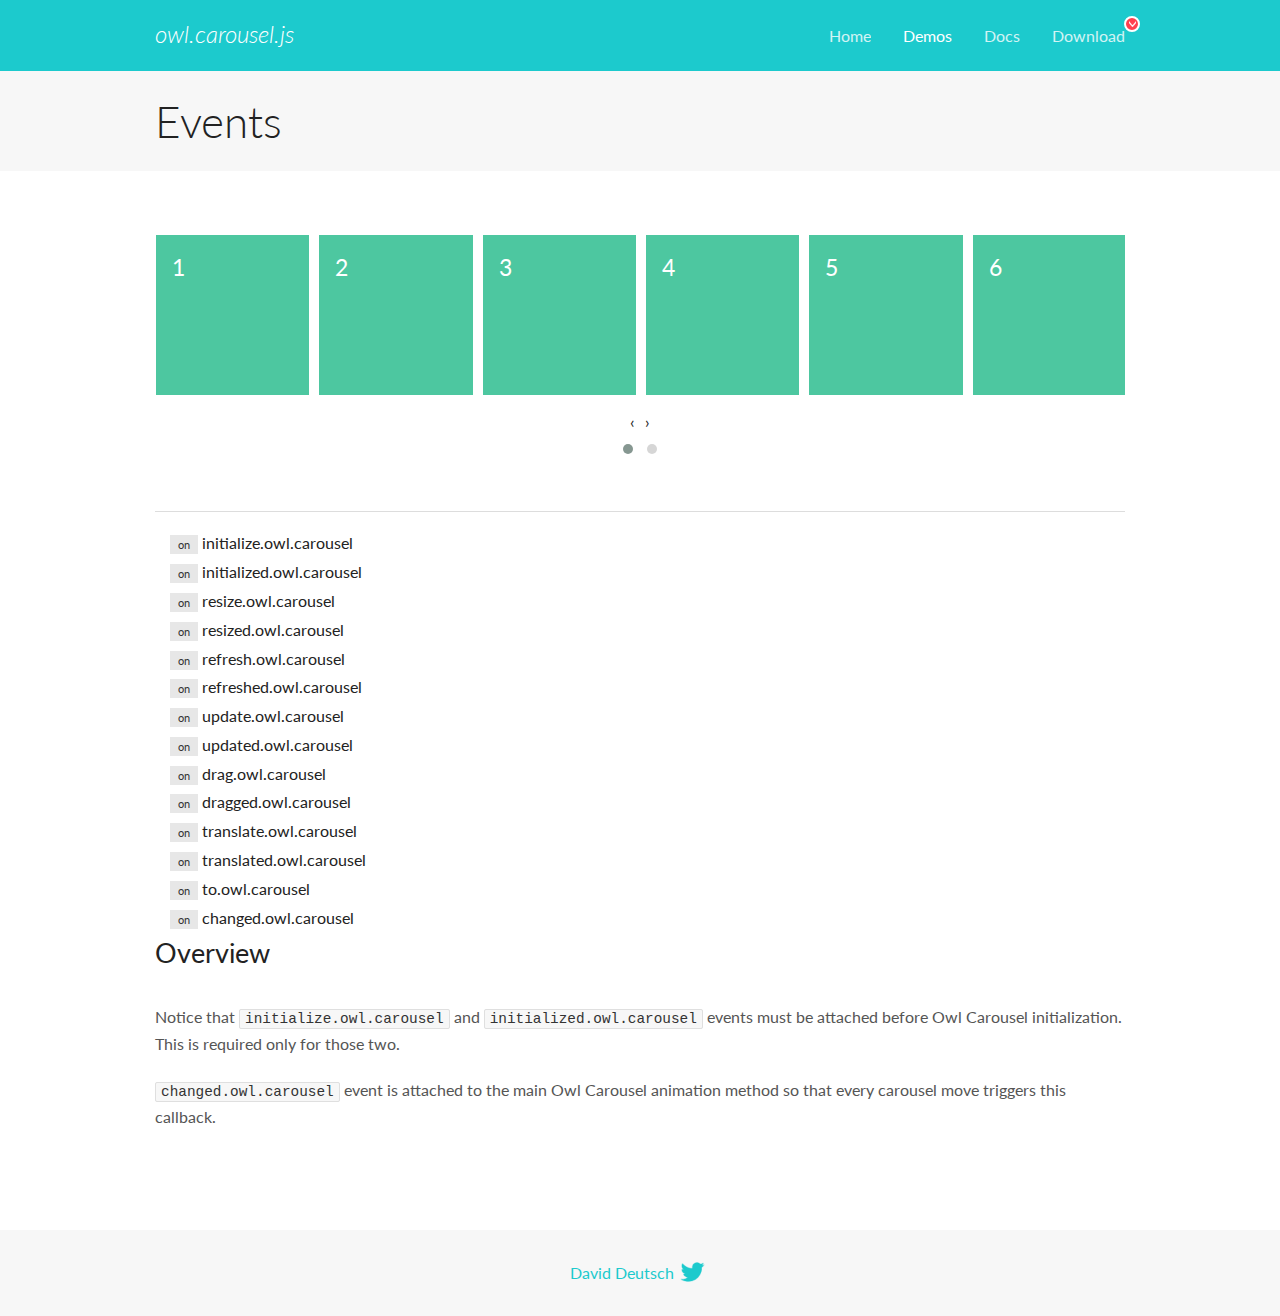
<file: timcheh-template/OwlCarousel2-2.3.4/docs/demos/events.html>
<!DOCTYPE html>
<html lang="en">
  <head>

    <!-- head -->
    <meta charset="utf-8">
    <meta name="msapplication-tap-highlight" content="no" />
    <meta name="viewport" content="width=device-width, initial-scale=1.0" />
    <meta name="description" content="Events usage demo">
    <meta name="author" content="David Deutsch">
    <title>
      Events Demo | Owl Carousel | 2.3.4
    </title>

    <!-- Stylesheets -->
    <link href='https://fonts.googleapis.com/css?family=Lato:300,400,700,400italic,300italic' rel='stylesheet' type='text/css'>
    <link rel="stylesheet" href="../assets/css/docs.theme.min.css">

    <!-- Owl Stylesheets -->
    <link rel="stylesheet" href="../assets/owlcarousel/assets/owl.carousel.min.css">
    <link rel="stylesheet" href="../assets/owlcarousel/assets/owl.theme.default.min.css">

    <!-- HTML5 shim and Respond.js IE8 support of HTML5 elements and media queries -->

    <!--[if lt IE 9]>
      <script src="https://oss.maxcdn.com/libs/html5shiv/3.7.0/html5shiv.js"></script>
      <script src="https://oss.maxcdn.com/libs/respond.js/1.3.0/respond.min.js"></script>
    <![endif]-->

    <!-- Favicons -->
    <link rel="apple-touch-icon-precomposed" sizes="144x144" href="../assets/ico/apple-touch-icon-144-precomposed.png">
    <link rel="shortcut icon" href="../assets/ico/favicon.png">
    <link rel="shortcut icon" href="favicon.ico">

    <!-- Yeah i know js should not be in header. Its required for demos.-->

    <!-- javascript -->
    <script src="../assets/vendors/jquery.min.js"></script>
    <script src="../assets/owlcarousel/owl.carousel.js"></script>
  </head>
  <body>

    <!-- header -->
    <header class="header">
      <div class="row">
        <div class="large-12 columns">
          <div class="brand left">
            <h3>
              <a href="/OwlCarousel2/">owl.carousel.js</a> 
            </h3>
          </div>
          <a id="toggle-nav" class="right">
            <span></span> <span></span> <span></span> 
          </a> 
          <div class="nav-bar">
            <ul class="clearfix">
              <li> <a href="/OwlCarousel2/index.html">Home</a>  </li>
              <li class="active">
                <a href="/OwlCarousel2/demos/demos.html">Demos</a> 
              </li>
              <li> <a href="/OwlCarousel2/docs/started-welcome.html">Docs</a>  </li>
              <li>
                <a href="https://github.com/OwlCarousel2/OwlCarousel2/archive/2.3.4.zip">Download</a> 
                <span class="download"></span> 
              </li>
            </ul>
          </div>
        </div>
      </div>
    </header>

    <!-- title -->
    <section class="title">
      <div class="row">
        <div class="large-12 columns">
          <h1>Events</h1>
        </div>
      </div>
    </section>

    <!--  Demos -->
    <section id="demos">
      <div class="row">
        <div class="large-12 columns">
          <div class="owl-carousel owl-theme">
            <div class="item">
              <h4>1</h4>
            </div>
            <div class="item">
              <h4>2</h4>
            </div>
            <div class="item">
              <h4>3</h4>
            </div>
            <div class="item">
              <h4>4</h4>
            </div>
            <div class="item">
              <h4>5</h4>
            </div>
            <div class="item">
              <h4>6</h4>
            </div>
            <div class="item">
              <h4>7</h4>
            </div>
            <div class="item">
              <h4>8</h4>
            </div>
            <div class="item">
              <h4>9</h4>
            </div>
            <div class="item">
              <h4>10</h4>
            </div>
            <div class="item">
              <h4>11</h4>
            </div>
            <div class="item">
              <h4>12</h4>
            </div>
          </div>
          <hr>
          <div class="large-12 columns callbacks">
            <div><span class="label secondary initialize">on</span>  initialize.owl.carousel </div>
            <div><span class="label secondary initialized">on</span>  initialized.owl.carousel </div>
            <div><span class="label secondary resize">on</span>  resize.owl.carousel </div>
            <div><span class="label secondary resized">on</span>  resized.owl.carousel </div>
            <div><span class="label secondary refresh">on</span>  refresh.owl.carousel </div>
            <div><span class="label secondary refreshed">on</span>  refreshed.owl.carousel </div>
            <div><span class="label secondary update">on</span>  update.owl.carousel </div>
            <div><span class="label secondary updated">on</span>  updated.owl.carousel </div>
            <div><span class="label secondary drag">on</span>  drag.owl.carousel </div>
            <div><span class="label secondary dragged">on</span>  dragged.owl.carousel </div>
            <div><span class="label secondary translate">on</span>  translate.owl.carousel </div>
            <div><span class="label secondary translated">on</span>  translated.owl.carousel </div>
            <div><span class="label secondary to">on</span>  to.owl.carousel </div>
            <div><span class="label secondary changed">on</span>  changed.owl.carousel </div>
          </div>
          <h3 id="overview">Overview</h3>
          <p>Notice that <code>initialize.owl.carousel</code> and <code>initialized.owl.carousel</code> events must be attached before Owl Carousel initialization. This is required only for those two.</p>
          <p><code>changed.owl.carousel</code> event is attached to the main Owl Carousel animation method so that every carousel move triggers this callback.</p>
          <script>
            jQuery(document).ready(function($) {
              var owl = $('.owl-carousel');
              owl.on('initialize.owl.carousel initialized.owl.carousel ' +
                'initialize.owl.carousel initialize.owl.carousel ' +
                'resize.owl.carousel resized.owl.carousel ' +
                'refresh.owl.carousel refreshed.owl.carousel ' +
                'update.owl.carousel updated.owl.carousel ' +
                'drag.owl.carousel dragged.owl.carousel ' +
                'translate.owl.carousel translated.owl.carousel ' +
                'to.owl.carousel changed.owl.carousel',
                function(e) {
                  $('.' + e.type)
                    .removeClass('secondary')
                    .addClass('success');
                  window.setTimeout(function() {
                    $('.' + e.type)
                      .removeClass('success')
                      .addClass('secondary');
                  }, 500);
                });
              owl.owlCarousel({
                loop: true,
                nav: true,
                lazyLoad: true,
                margin: 10,
                video: true,
                responsive: {
                  0: {
                    items: 1
                  },
                  600: {
                    items: 3
                  },
                  960: {
                    items: 5,
                  },
                  1200: {
                    items: 6
                  }
                }
              });
            });
          </script>
        </div>
      </div>
    </section>

    <!-- footer -->
    <footer class="footer">
      <div class="row">
        <div class="large-12 columns">
          <h5>
            <a href="/OwlCarousel2/docs/support-contact.html">David Deutsch</a> 
            <a id="custom-tweet-button" href="https://twitter.com/share?url=https://github.com/OwlCarousel2/OwlCarousel2&text=Owl Carousel - This is so awesome! " target="_blank"></a> 
          </h5>
        </div>
      </div>
    </footer>

    <!-- vendors -->
    <script src="../assets/vendors/highlight.js"></script>
    <script src="../assets/js/app.js"></script>
  </body>
</html>
</file>
<file: drawer/index.css>
.open-button{
    cursor: pointer;
    width: 200px;
    height: 50px;
    border-radius: 5px;
    border: unset;
    box-shadow: 0px 0px 5px lightgray;
    background-color: rgb(228, 54, 54);
    color: white;
    font-size: 20px;
    transition: all 0.3s ease-out;
}


.open-button:hover{
    box-shadow: 0px 0px 10px lightgray;
    background-color: rgb(255, 61, 61);
}



.drawer-container{
    width: 300px;
    height: 100vh;
    background-color: yellow;
    position: fixed;
    top: 0;
    left:0;
    transition: all 0.3s ease-out;



    .close-button{
        margin-top: 10px;
        margin-left: 10px;
        cursor: pointer;
        user-select: none;
    }
}


.drawer-container::after{
    content: "";
    background-color: rgba(0, 0, 0, 0.356);
    transition: background-color 0.2s ease-out 0.3s;
    width: calc(100vw - 300px);
    height: 100%;
    position: absolute;
    left: 300px;
}


.hide-drawer{
    left: -300px;
    transition: all 0.3s ease-out;
}

.hide-drawer::after{
    content: "";
    width: 0;
    background-color: transparent;
}
</file>
<file: home-page/scss/index.css>
@import url("https://fonts.googleapis.com/css2?family=Supermercado+One&display=swap");
@import url("https://fonts.googleapis.com/css2?family=Playfair+Display&display=swap");
body {
  margin: 0;
  font-family: 'Playfair Display', serif;
}

.main {
  background-color: #040303;
  background-repeat: no-repeat;
  width: 100%;
  height: 100vh;
  position: relative;
  top: 0;
}

.main img {
  height: 90vh;
  -o-object-fit: contain;
     object-fit: contain;
}

.main .navigation {
  color: white !important;
  position: absolute;
  top: 0;
  display: -webkit-box;
  display: -ms-flexbox;
  display: flex;
  -webkit-box-pack: center;
      -ms-flex-pack: center;
          justify-content: center;
  -webkit-box-align: center;
      -ms-flex-align: center;
          align-items: center;
  -webkit-box-orient: horizontal;
  -webkit-box-direction: normal;
      -ms-flex-direction: row;
          flex-direction: row;
  width: 100%;
  z-index: 3;
}

.main .navigation .menu {
  height: 60px;
  width: auto;
}

.main .navigation .menu-options {
  display: -webkit-box;
  display: -ms-flexbox;
  display: flex;
  -webkit-box-pack: center;
      -ms-flex-pack: center;
          justify-content: center;
  -webkit-box-align: center;
      -ms-flex-align: center;
          align-items: center;
  -webkit-box-orient: horizontal;
  -webkit-box-direction: normal;
      -ms-flex-direction: row;
          flex-direction: row;
  -webkit-transition-timing-function: ease-in-out;
          transition-timing-function: ease-in-out;
  -webkit-transition-duration: 1s;
          transition-duration: 1s;
  list-style-type: none;
  width: 100%;
  margin: 0;
}

.main .navigation .menu-options li {
  font-size: 18px;
  padding: 0px 10px 0px 10px;
  margin: 0;
}

.main .navigation .menu-options li:hover {
  color: #B3541E;
  -webkit-transition-timing-function: ease-in-out;
          transition-timing-function: ease-in-out;
  -webkit-transition-duration: 1s;
          transition-duration: 1s;
  cursor: pointer;
}

.main .navigation .brand {
  font-size: 50px;
  left: 0;
  font-family: 'Supermercado One', cursive;
  margin-left: 350px;
  margin-top: 10px;
}

.main .navigation .menu-icon {
  visibility: hidden;
}

.main .main-side {
  width: 30%;
  height: 500px;
  position: absolute;
  bottom: 0;
  right: 0;
  display: -webkit-box;
  display: -ms-flexbox;
  display: flex;
  -webkit-box-pack: center;
      -ms-flex-pack: center;
          justify-content: center;
  -webkit-box-align: center;
      -ms-flex-align: center;
          align-items: center;
  -webkit-box-orient: vertical;
  -webkit-box-direction: normal;
      -ms-flex-direction: column;
          flex-direction: column;
  align-items: center !important;
  padding-right: 50px;
}

.main h1 {
  font-size: 38px;
  color: white;
  margin-top: 100px;
}

.main p {
  width: 70%;
  color: white;
  text-align: center;
  line-height: 2rem;
}

.main .button {
  display: -webkit-box;
  display: -ms-flexbox;
  display: flex;
  -webkit-box-pack: center;
      -ms-flex-pack: center;
          justify-content: center;
  -webkit-box-align: center;
      -ms-flex-align: center;
          align-items: center;
  -webkit-box-orient: horizontal;
  -webkit-box-direction: normal;
      -ms-flex-direction: row;
          flex-direction: row;
  padding: 3px;
  margin-right: 1%;
  margin-top: 10px;
  background-color: #B3541E;
  color: white;
  width: 120px;
  height: 40px;
  border-radius: 2px !important;
  cursor: pointer;
}

.main .mobile-background {
  -webkit-transition-timing-function: ease-in-out;
          transition-timing-function: ease-in-out;
  -webkit-transition-duration: 1s;
          transition-duration: 1s;
  width: 100%;
  height: 0px;
  position: absolute;
  background-color: #444444;
  top: 0;
}

@media (max-width: 600px) {
  .main img {
    height: 100vh !important;
  }
  .main .navigation {
    -webkit-box-pack: justify;
        -ms-flex-pack: justify;
            justify-content: space-between;
  }
  .main .brand {
    margin-left: 10px !important;
    font-size: 40px !important;
    margin-top: 5px !important;
  }
  .main .main-side {
    display: none;
  }
  .mobile-background {
    -webkit-transition-timing-function: ease-in-out;
            transition-timing-function: ease-in-out;
    -webkit-transition-duration: 1s;
            transition-duration: 1s;
    background-color: #040303 !important;
    overflow: hidden;
  }
  .mobile-background .mobile-menu {
    height: 100vh;
    display: -webkit-box;
    display: -ms-flexbox;
    display: flex;
    -webkit-box-pack: center;
        -ms-flex-pack: center;
            justify-content: center;
    -webkit-box-align: center;
        -ms-flex-align: center;
            align-items: center;
    -webkit-box-orient: horizontal;
    -webkit-box-direction: normal;
        -ms-flex-direction: row;
            flex-direction: row;
    -webkit-transition-timing-function: ease-in-out;
            transition-timing-function: ease-in-out;
    -webkit-transition-duration: 1s;
            transition-duration: 1s;
  }
  .mobile-background .mobile-menu ul {
    list-style-type: none;
    text-align: center;
    position: unset !important;
  }
  .mobile-background .mobile-menu ul li {
    font-size: 23px;
    padding: 0px 10px 0px 10px;
    margin: 0;
    color: white;
    padding-bottom: 10px;
  }
  .mobile-background .mobile-menu ul li:hover {
    color: #B3541E;
    -webkit-transition-timing-function: ease-in-out;
            transition-timing-function: ease-in-out;
    -webkit-transition-duration: 1s;
            transition-duration: 1s;
    cursor: pointer;
  }
  .menu {
    display: none;
  }
  .menu-icon {
    visibility: visible !important;
    margin-right: 12px;
    margin-top: 10px;
    font-size: 35px !important;
    cursor: pointer;
    color: white !important;
  }
  .menu-icon:hover {
    color: #B3541E;
    -webkit-transition-timing-function: ease-in-out;
            transition-timing-function: ease-in-out;
    -webkit-transition-duration: 1s;
            transition-duration: 1s;
  }
  .main img {
    -o-object-fit: cover;
       object-fit: cover;
  }
}

@media (min-width: 600px) {
  .main img {
    height: 100vh;
  }
  .main .navigation {
    width: 100vw;
    -webkit-box-pack: end;
        -ms-flex-pack: end;
            justify-content: flex-end;
  }
  .main .navigation .brand {
    margin-left: 200px !important;
  }
  .main .navigation .menu-options li {
    font-size: 17px;
  }
  .main-side {
    display: none !important;
  }
  .mobile-background {
    display: none;
  }
}

@media (min-width: 768px) {
  .navigation {
    -webkit-box-pack: center !important;
        -ms-flex-pack: center !important;
            justify-content: center !important;
  }
  .navigation .brand {
    margin-left: 100px !important;
  }
  .navigation .menu-options li {
    font-size: 22px;
  }
}

@media (min-width: 992px) {
  .main .navigation {
    -webkit-box-pack: end !important;
        -ms-flex-pack: end !important;
            justify-content: flex-end !important;
    margin-left: -50px !important;
  }
}

@media (min-width: 1000px) {
  .brand {
    margin-right: 200px;
  }
  .main-side {
    display: -webkit-box;
    display: -ms-flexbox;
    display: flex;
    -webkit-box-pack: center;
        -ms-flex-pack: center;
            justify-content: center;
    -webkit-box-align: center;
        -ms-flex-align: center;
            align-items: center;
    -webkit-box-orient: vertical;
    -webkit-box-direction: normal;
        -ms-flex-direction: column;
            flex-direction: column;
    padding-right: 0px !important;
    justify-content: center !important;
    margin-bottom: 20px !important;
  }
  .main-side h1 {
    font-size: 25px;
  }
  .main-side p {
    font-size: 14px;
  }
  .main-side .button {
    width: 90px;
    height: 35px;
    font-size: 13px;
  }
}

@media (min-width: 1200px) {
  .brand {
    margin-right: 200px !important;
  }
  .menu {
    margin-right: 200px !important;
  }
  .main-side {
    display: unset !important;
    -webkit-box-align: end !important;
        -ms-flex-align: end !important;
            align-items: flex-end !important;
  }
  .main-side h1 {
    font-size: 35px;
  }
}
/*# sourceMappingURL=index.css.map */
</file>
<file: timcheh-template/css/index.css>
@font-face {
  font-family: yekan;
  src: url("../font/yekan5.ttf");
}

body {
  margin: 0;
  background-color: #eff1f5;
  font-family: yekan;
}

.header-navbar-container {
  width: 100%;
  height: 180px;
  background-color: yellow;
}

.header-navbar-container .header {
  background-color: white;
  width: 100%;
  height: 100px;
  border-bottom: 1.5px solid #eee;
  display: -webkit-box;
  display: -ms-flexbox;
  display: flex;
  -webkit-box-align: center;
      -ms-flex-align: center;
          align-items: center;
  -webkit-box-orient: horizontal;
  -webkit-box-direction: reverse;
      -ms-flex-direction: row-reverse;
          flex-direction: row-reverse;
}

.header-navbar-container .header .header-icon {
  width: 70px;
  height: 70%;
  float: right;
  margin-right: 20px;
}

.header-navbar-container .header .login-signup {
  background-color: #ebeef2;
  border-radius: 3px;
  width: 11%;
  height: 30px;
  padding: 5px;
  color: gray;
  position: absolute;
  left: 0;
  margin-left: 110px;
}

.header-navbar-container .header .login-signup .login-signup-icon {
  float: right;
  color: #161616;
  font-size: 29px;
  margin-right: 6px;
}

.header-navbar-container .header .login-signup .login-signup-text {
  position: absolute;
  color: black;
  font-size: 16px;
  padding-left: 16px;
  margin-top: 4px;
}

.header-navbar-container .header .cart {
  background-color: #673ab7;
  width: 30px;
  height: 30px;
  padding: 7px;
  border-radius: 3px;
  margin-right: auto;
  margin-left: 20px;
}

.header-navbar-container .header .cart .cart-icon {
  color: white;
  font-size: 30px;
}

.header-navbar-container .header .search-box {
  margin: 0;
  border: none;
  margin-right: 350px;
  background-color: #ebeef2;
  width: 380px;
  height: 40px !important;
  border-radius: 3px;
}

.header-navbar-container .header .search-box .search-input {
  height: 38px !important;
  width: 86%;
  border: none;
  background-color: #ebeef2;
  direction: rtl;
  float: right;
  color: gray;
  padding-right: 10px;
  font-size: 16px;
  border-radius: 3px;
}

.header-navbar-container .header .search-box .search-input:focus {
  border: none;
  outline: none;
}

.header-navbar-container .header .search-box .search-icon {
  color: #bfbfbf;
  font-size: 28px;
  margin-top: 8px;
  margin-left: 6px;
}

.header-navbar-container .navbar {
  background-color: white;
  width: 100%;
  height: 80px;
  direction: rtl;
  display: -webkit-box;
  display: -ms-flexbox;
  display: flex;
  -webkit-box-align: center;
      -ms-flex-align: center;
          align-items: center;
}

.header-navbar-container .navbar .products-category {
  display: -webkit-box;
  display: -ms-flexbox;
  display: flex;
  width: -webkit-fit-content;
  width: -moz-fit-content;
  width: fit-content;
  height: -webkit-fit-content;
  height: -moz-fit-content;
  height: fit-content;
  margin-right: 6px;
}

.header-navbar-container .navbar .phone-number {
  margin-right: auto;
  display: -webkit-box;
  display: -ms-flexbox;
  display: flex;
  -webkit-box-pack: center;
      -ms-flex-pack: center;
          justify-content: center;
  -webkit-box-align: center;
      -ms-flex-align: center;
          align-items: center;
  -webkit-box-orient: horizontal;
  -webkit-box-direction: reverse;
      -ms-flex-direction: row-reverse;
          flex-direction: row-reverse;
}

.header-navbar-container .navbar .phone-number .call-icon {
  color: #673ab7;
  font-size: 30px;
  -webkit-transform: rotate(10deg);
          transform: rotate(10deg);
}

.header-navbar-container .navbar .phone-number .phone-number-text {
  font-size: 17px;
  margin-top: 10px;
  margin-left: 10px;
}

.header-navbar-container .navbar > * {
  padding: 13px;
  cursor: pointer;
}

.header-navbar-container .navbar > *:hover {
  color: #673ab7;
  -webkit-transition-timing-function: ease-in-out;
          transition-timing-function: ease-in-out;
  -webkit-transition-duration: 0.5s;
          transition-duration: 0.5s;
}
/*# sourceMappingURL=index.css.map */
</file>
<file: credit-card/scss/index.css>
body {
  margin: 0px;
  background-color: #F05454;
}

.container {
  width: 100%;
  height: 480px;
  margin-top: 100px;
  display: -webkit-box;
  display: -ms-flexbox;
  display: flex;
  -webkit-box-pack: center;
      -ms-flex-pack: center;
          justify-content: center;
  -webkit-box-align: center;
      -ms-flex-align: center;
          align-items: center;
  -webkit-box-orient: horizontal;
  -webkit-box-direction: normal;
      -ms-flex-direction: row;
          flex-direction: row;
  -webkit-box-pack: start;
      -ms-flex-pack: start;
          justify-content: flex-start;
  position: relative;
}

.navbar {
  width: 8%;
  height: 60%;
  background-color: #30475E;
  border-top-right-radius: 4px;
  border-bottom-right-radius: 4px;
  position: absolute;
  display: -webkit-box;
  display: -ms-flexbox;
  display: flex;
  -webkit-box-pack: center;
      -ms-flex-pack: center;
          justify-content: center;
  -webkit-box-align: center;
      -ms-flex-align: center;
          align-items: center;
  -webkit-box-orient: vertical;
  -webkit-box-direction: normal;
      -ms-flex-direction: column;
          flex-direction: column;
  -webkit-box-pack: space-evenly;
      -ms-flex-pack: space-evenly;
          justify-content: space-evenly;
}

.navbar .icons {
  color: white;
  font-size: 40px;
}

.navbar .icon-text {
  display: -webkit-box;
  display: -ms-flexbox;
  display: flex;
  -webkit-box-pack: center;
      -ms-flex-pack: center;
          justify-content: center;
  -webkit-box-align: center;
      -ms-flex-align: center;
          align-items: center;
  -webkit-box-orient: vertical;
  -webkit-box-direction: normal;
      -ms-flex-direction: column;
          flex-direction: column;
  color: white;
}

.product {
  width: 50%;
  height: 100%;
  background-color: green;
  margin-left: 80px;
  border-radius: 4px;
}

.detail {
  width: 30%;
  height: 90%;
  position: absolute;
  margin-left: 720px;
  border-radius: 4px;
  display: -webkit-box;
  display: -ms-flexbox;
  display: flex;
  -webkit-box-pack: center;
      -ms-flex-pack: center;
          justify-content: center;
  -webkit-box-align: center;
      -ms-flex-align: center;
          align-items: center;
  -webkit-box-orient: vertical;
  -webkit-box-direction: normal;
      -ms-flex-direction: column;
          flex-direction: column;
}

.detail .header {
  background-color: #F5F5F5;
  height: 35%;
  width: 100%;
  border-top-left-radius: 4px;
  border-top-right-radius: 4px;
}

.detail .main {
  background-color: white;
  height: 50%;
  width: 100%;
}

.detail .footer {
  background-color: #30475E;
  height: 15%;
  width: 100%;
  border-bottom-left-radius: 4px;
  border-bottom-right-radius: 4px;
  display: -webkit-box;
  display: -ms-flexbox;
  display: flex;
  -webkit-box-pack: center;
      -ms-flex-pack: center;
          justify-content: center;
  -webkit-box-align: center;
      -ms-flex-align: center;
          align-items: center;
  -webkit-box-orient: horizontal;
  -webkit-box-direction: normal;
      -ms-flex-direction: row;
          flex-direction: row;
}

.detail .footer .footer-text {
  color: white;
  font-size: 28px;
}

.icons {
  color: white;
  font-size: 40px;
}
/*# sourceMappingURL=index.css.map */
</file>
